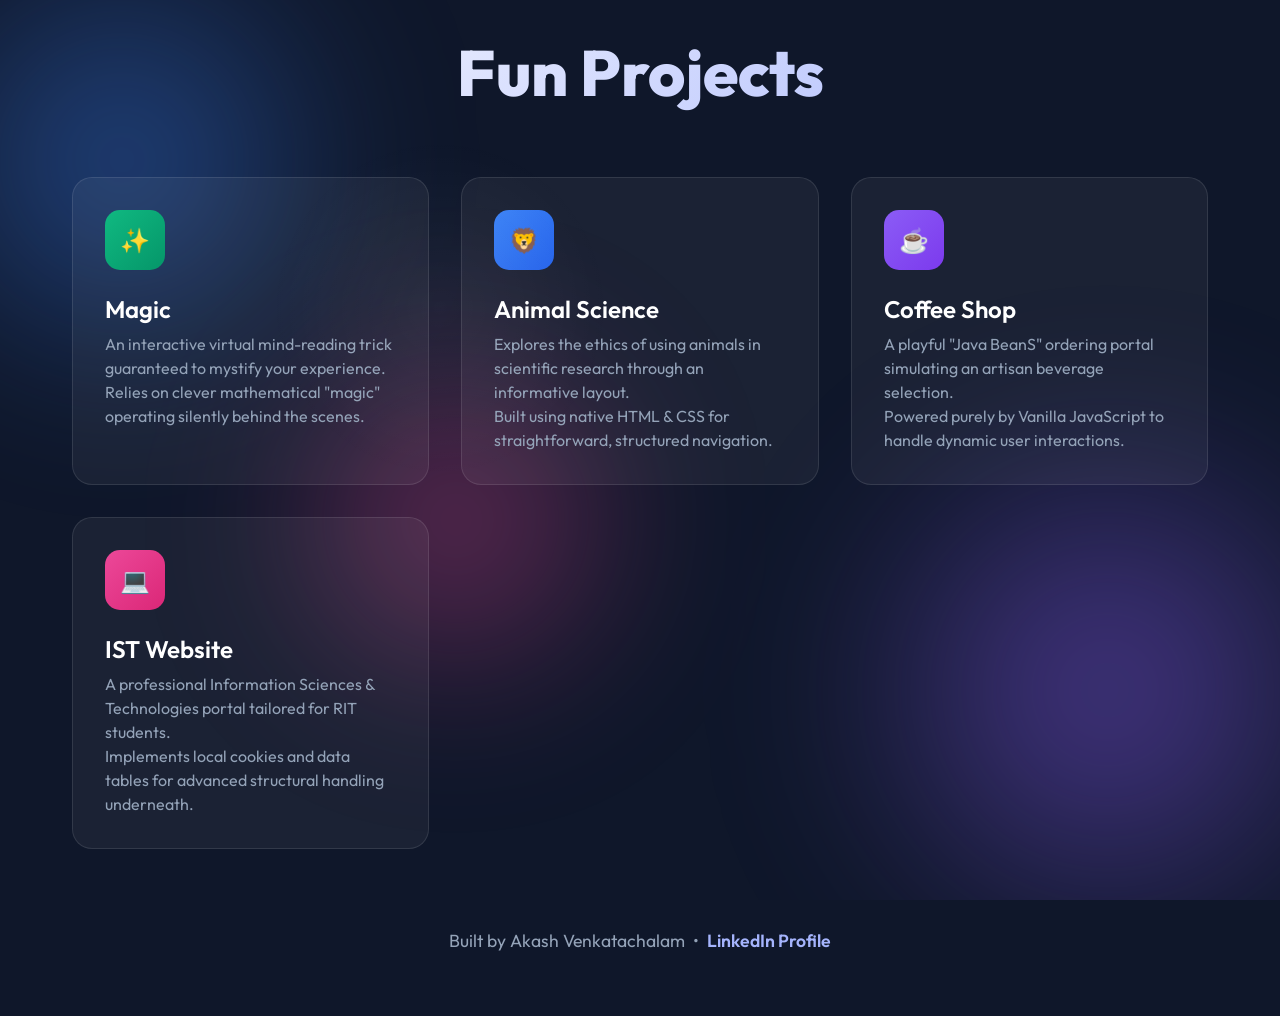
<file: index.html>
<!DOCTYPE html>
<html lang="en">
<head>
    <meta charset="UTF-8">
    <meta name="viewport" content="width=device-width, initial-scale=1.0">
    <title>Akash's Projects</title>
    <link href="https://fonts.googleapis.com/css2?family=Outfit:wght@300;400;600;800&display=swap" rel="stylesheet">
    <link rel="stylesheet" href="style.css">
</head>
<body>
    <div id="cursor-glow"></div>

    <div class="ambient-bg">
        <div class="blob blob-1"></div>
        <div class="blob blob-2"></div>
        <div class="blob blob-3"></div>
    </div>

    <div class="container">
        <header>
            <h1>Fun Projects</h1>
        </header>

        <div class="grid">
            <a href="Magic/index.html" class="card project-4">
                <div class="card-icon">✨</div>
                <h2>Magic</h2>
                <p>An interactive virtual mind-reading trick guaranteed to mystify your experience.<br>Relies on clever mathematical "magic" operating silently behind the scenes.</p>
            </a>
            
            <a href="Animal_Science/index.html" class="card project-1">
                <div class="card-icon">🦁</div>
                <h2>Animal Science</h2>
                <p>Explores the ethics of using animals in scientific research through an informative layout.<br>Built using native HTML & CSS for straightforward, structured navigation.</p>
            </a>
            
            <a href="Coffee%20Shop/index.html" class="card project-2">
                <div class="card-icon">☕</div>
                <h2>Coffee Shop</h2>
                <p>A playful "Java BeanS" ordering portal simulating an artisan beverage selection.<br>Powered purely by Vanilla JavaScript to handle dynamic user interactions.</p>
            </a>
            
            <a href="IST%20Website/index.html" class="card project-3">
                <div class="card-icon">💻</div>
                <h2>IST Website</h2>
                <p>A professional Information Sciences & Technologies portal tailored for RIT students.<br>Implements local cookies and data tables for advanced structural handling underneath.</p>
            </a>
        </div>
        
        <footer style="text-align: center; margin-top: 5rem; padding-bottom: 2rem; color: #94a3b8; font-size: 1.1rem; z-index: 2; position: relative;">
            <p>Built by Akash Venkatachalam &nbsp;&bull;&nbsp; <a href="https://www.linkedin.com/in/akash-v/" target="_blank" style="color: #a5b4fc; text-decoration: none; font-weight: 600; transition: color 0.3s ease;" onmouseover="this.style.color='#fff'" onmouseout="this.style.color='#a5b4fc'">LinkedIn Profile</a></p>
        </footer>
    </div>

    <script src="script.js"></script>
</body>
</html>
</file>
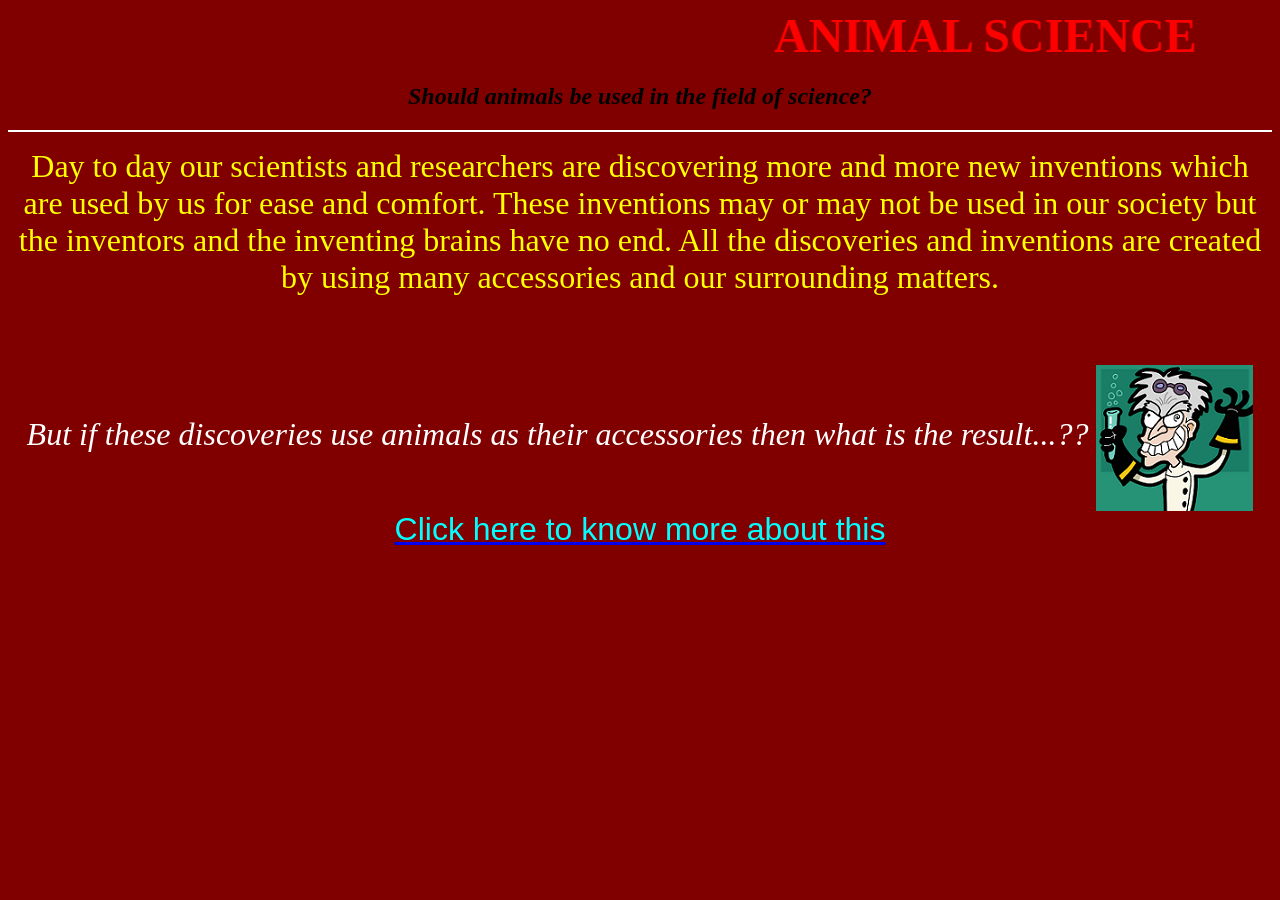
<file: Animal_Science/index.html>
<html>
<head><title>pj</title>
</head>
<body bgcolor="maroon"><src="she drives.mp3">
<B><Marquee behavior="Alternate"><font face="Algerian" color="red" size="7">ANIMAL SCIENCE</font></Marquee></b>
<h2><center><I>Should animals be used in the field of science?</i></center></h2><hr color="white">
<p align="justify"><center><font face="verdan" color="yellow" size="6">Day to day our scientists and researchers are discovering more and more 
new inventions which are used by us for ease and comfort. These inventions may or may not be used in our society but the inventors and the inventing brains have no end.  
All the discoveries and inventions are created by using many accessories and our surrounding matters.</p>
<br><i><font color="white">But if these discoveries use animals as their accessories then what is the result...??</font></i>
<img src="a.png" align="center"><br><a href="asdf2.html"><font face="arial" size="6" color="cyan">Click here to know more about this</font></a>
</body>
</html>
</file>
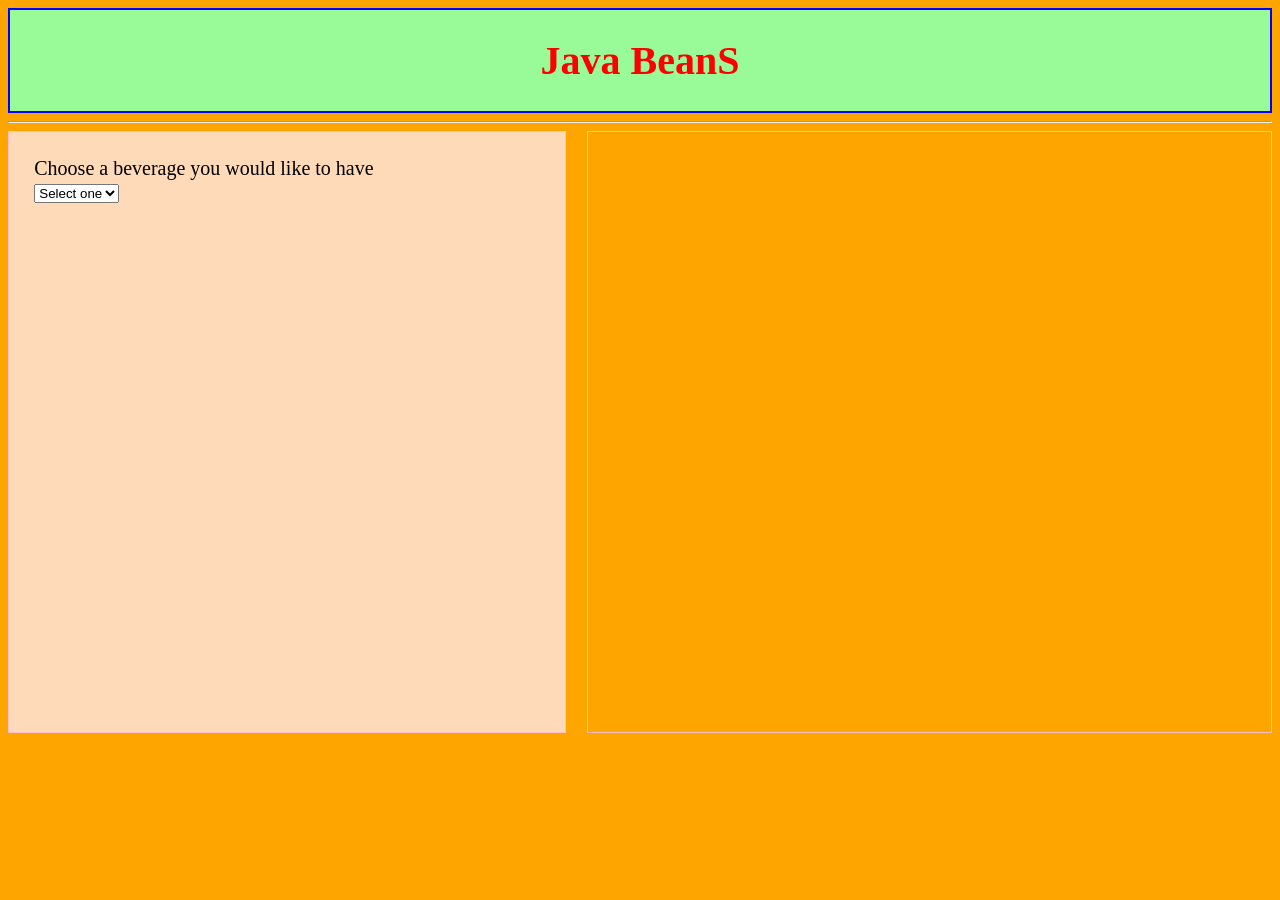
<file: Coffee Shop/index.html>
<!DOCTYPE html>
<html lang="en">
<head>
    <title>
        Java BeanS
    </title>
	<link rel="icon" type="image/ico" href="jbs.ico" />
    <style>
	body
	{
		background-color: #FFA500;
	}
	.bevTitle{
    text-align: center;
	}
	.left
	{
		background-color: #FFDAB9;
	}
	img {
    display: block;
    margin-left: auto;
    margin-right: auto;
	}
	.animate {
	left:280px;	
	width: 15px;
	height: 15px;
	position: relative;
	background-color: white;
	}
	.divForm
	{
		border:2px solid red;
		padding:2%;
		height:220px;
		width:200px;
		background-color: #F5F5F5;
	}
	</style>
	<script>
		if(!document.getElementById)
		{
			window.location = "redirect.html";							// Redirecting the ancient browsers
		}
	</script>
	<script>											
    var ie7 = false;
	</script>
	
	<!--[if lt IE 8]>					
	<script>
		var ie7 = true;				// Checking if the browser is IE7
	</script>
	<![endif]-->
	<script src="data.js"></script>
	<script src="cookies.js"></script>
	<!-- Global site tag (gtag.js) - Google Analytics -->
<script async src="https://www.googletagmanager.com/gtag/js?id=UA-117512433-1"></script>
<script>
  window.dataLayer = window.dataLayer || [];
  function gtag(){dataLayer.push(arguments);}
  gtag('js', new Date());

  gtag('config', 'UA-117512433-1');
</script>

    <script>	
		var sugar = 0;
		var honey = 0;		
        function createOpt(dom)
        {
			var hold;			
			if(typeof(dom) === "string")		// Passing over the first select option
			{
				hold=data[dom];
			}
			else
			{
				lenChild = document.getElementById('left').childNodes.length;
				if (document.getElementById('left').childNodes[lenChild-2] !== dom)
				{							
						console.log("One of the select option is changed");	/////
						sugar = 0;
						honey = 0;
						//console.log(dom.value);
						//document.getElementById('left').removeChild
						
						len1 = document.getElementById('left').childNodes.length;
						indexChild = 0;
						for (var item = 0; item<len1; item++)
						{
							if (dom === document.getElementById('left').childNodes[item] )
							{
								//console.log(item);	/////
								indexChild = item;
								break;
							}
						}
						var x = indexChild;
						var lenRight = document.getElementById('right').childNodes.length;
						
						if (x == 2 || x == 6 || (document.getElementById('left').childNodes[2].value == "Tea" && x == 10)) 
						{
							for (var ri = 0; ri < lenRight ; ri++)
							{
								document.getElementById('right').removeChild(document.getElementById('right').firstChild);
							}
							document.getElementById('right').style.backgroundColor = "";
						}
						var len2 = document.getElementById('left').childNodes.length;
						for (var item1 = indexChild+2; item1 < (len2); item1++)		// made a change
						{
							document.getElementById('left').removeChild(document.getElementById('left').childNodes[x+2]);							
						}
				}				
				if (typeof( data[dom.value]) !== "undefined")		// Condition to print in the question and stop at the end
					{
					var eleTxt = document.createTextNode("Choose a "+dom.value+" you would like to have");
					document.getElementById('left').appendChild(eleTxt);										
					}
					
				if (typeof image_set[dom.value] !== "undefined")	// Condition to display image only if available
						{
						var bevTitle = document.createElement('h1');	// Creating the title for selected beverage
						bevTitle.setAttribute('class', "bevTitle");
						bevTitle.setAttribute('id','bevTitle');
						bevTitle.setAttribute('style','color:aqua');
						document.getElementById('right').appendChild(bevTitle);	
						var titleR = document.createTextNode(dom.value);
						bevTitle.appendChild(titleR);
						
						var brRight1 = document.createElement('br');	// Break element
						document.getElementById('right').appendChild(brRight1);
						
						var brRight2 = document.createElement('br');	// Break element
						document.getElementById('right').appendChild(brRight2);
						
						var image = document.createElement('img');		// creating the image of selected beverage						
						image.setAttribute('src',image_set[dom.value][0]);
						image.setAttribute('align','center');
						document.getElementById('right').appendChild(image);						
						document.getElementById('right').style.backgroundColor = image_set[dom.value][1];
						}
				
				hold = data[dom.value];		// Assigning the incoming value to lookup for data
			}			
			if(typeof hold !== "undefined")
			{
				var selBut = document.createElement('select');
				selBut.setAttribute('name','selbutton');
				if(ie7)
				{
					selBut.setAttribute('onchange',function(){createOpt(this);});
				}
				else
				{
					selBut.setAttribute('onchange','createOpt(this)');
				}
				
				var brTag = document.createElement('br');
				document.getElementById('left').appendChild(brTag);
				len_of_array = hold.length;
				for (var i = 0; i < len_of_array ; i++)
					{
						opt = document.createElement('option');			// create <option> tag
						opt.setAttribute('value',hold[i]);
						forDisp = document.createTextNode(hold[i]);  	// create text to be displayed
						opt.appendChild(forDisp);							// append this text to option tag	
						selBut.appendChild(opt);							// append this option tag to select tag
					}
				
				var brTag2 = document.createElement('br');
				document.getElementById('left').appendChild(selBut);
				document.getElementById('left').appendChild(brTag2);
			}			
			else
			{
				//done with building selects...
				console.log("Reached the end of data");
				var brTag3 = document.createElement('br');
				document.getElementById('left').appendChild(brTag3);
				
				var splText = document.createTextNode("You can make this more special!!");
				document.getElementById('left').appendChild(splText);
				var brTag4 = document.createElement('br');
				document.getElementById('left').appendChild(brTag4);
				var spl_array = new Array("Sugar Cubes","Honey");
				len_of_spl_array = spl_array.length;
				for (var j = 0; j < len_of_spl_array; j++)	// Creating special additions sugar cubes using check box
				{
					var chbox1 = document.createElement('input');
					chbox1.setAttribute('type','checkbox');
					chbox1.setAttribute('value',spl_array[j]);
					if (ie7)
					{
						chbox1.setAttribute('onclick',function(){special(this);});
					}
					else
					{
						chbox1.setAttribute('onclick','special(this)');
					}					
					var spl_item = document.createTextNode(spl_array[j]);					
					document.getElementById('left').appendChild(chbox1); 
					document.getElementById('left').appendChild(spl_item);
					var brTag5 = document.createElement('br');
					document.getElementById('left').appendChild(brTag5);
				}				
				var brElem = document.createElement('br');
				document.getElementById('left').appendChild(brElem);
				
				var divForm = document.createElement('div');	// create div for form
				divForm.setAttribute('id','divForm');
				divForm.setAttribute('class','divForm');
				document.getElementById('left').appendChild(divForm);
				
				var formEle = document.createElement('form');		// creating form element
				formEle.setAttribute('id','leftForm');
				formEle.setAttribute('action','orderPlaced.html');
				formEle.setAttribute('name','leftForm');
				formEle.setAttribute('onsubmit','return evaluateForm();');
				document.getElementById('divForm').appendChild(formEle);
				
				var formEntries = new Array("First Name","Last Name", "Address","Primary Phone");
				var formEntriesName = new Array("fname","lname","address","phone");
				
				ent_len = formEntries.length;
				for (var ent = 0; ent < ent_len; ent++)
				{
					var fname = document.createTextNode(formEntries[ent]);
					document.getElementById('leftForm').appendChild(fname);	// Pulling data from array for Form
					
					var brF1 = document.createElement('br');
					document.getElementById('leftForm').appendChild(brF1);	//break
					
					var fip = document.createElement('input');				// text input
					fip.setAttribute('type','text');
					fip.setAttribute('name',formEntriesName[ent]);
					document.getElementById('leftForm').appendChild(fip);
					
					var brF2 = document.createElement('br');				//break
					document.getElementById('leftForm').appendChild(brF2);
				}
				
				var submitBut = document.createElement('input');			// Submit button
				submitBut.setAttribute('type','submit');
				submitBut.setAttribute('value','Click here to place your order');
				document.getElementById('leftForm').appendChild(submitBut);		
			}
						
			if (localStorage)
			{
				try{
					localStorage.setItem('bev',document.getElementById('left').childNodes[2].value);
					localStorage.setItem('ch1',document.getElementById('left').childNodes[6].value);
					localStorage.setItem('ch2',document.getElementById('left').childNodes[10].value);
										
					document.getElementById('divForm').firstChild[0].value = localStorage.getItem('fname');									
					document.getElementById('divForm').firstChild[1].value = localStorage.getItem('lname');					
					document.getElementById('divForm').firstChild[2].value = localStorage.getItem('address');					
					document.getElementById('divForm').firstChild[3].value = localStorage.getItem('phone');					
				}
				catch(error)
				{}
			}
			else
			{
				try{
					SetCookie('bev', document.getElementById('left').childNodes[2].value);
					SetCookie('ch1', document.getElementById('left').childNodes[6].value);
					SetCookie('ch2', document.getElementById('left').childNodes[10].value);
					
					document.getElementById('divForm').firstChild[0].value = GetCookie('fname');
					document.getElementById('divForm').firstChild[1].value = GetCookie('lname');
					document.getElementById('divForm').firstChild[2].value = GetCookie('address');
					document.getElementById('divForm').firstChild[3].value = GetCookie('phone');
				}
				catch(error)
				{}
			}
        }
		
		function evaluateForm()
		{
			
			if (localStorage)		// Form data storing into local storage
			{
				localStorage.setItem('fname',document.getElementById('divForm').firstChild[0].value);
				localStorage.setItem('lname',document.getElementById('divForm').firstChild[1].value);
				localStorage.setItem('address',document.getElementById('divForm').firstChild[2].value);
				localStorage.setItem('phone',document.getElementById('divForm').firstChild[3].value);
			}
			else
			{
				SetCookie('fname', document.getElementById('divForm').firstChild[0].value);
				SetCookie('lname', document.getElementById('divForm').firstChild[1].value);
				SetCookie('address', document.getElementById('divForm').firstChild[2].value);
				SetCookie('phone', document.getElementById('divForm').firstChild[3].value);
			}
			var retVal = true;
			if (document.forms[0].elements[0].value == "" || /\d/.test(document.forms[0].elements[0].value) == true)
			{
				document.forms[0].elements[0].style.backgroundColor = "red";
				document.forms[0].elements[0].value = "Invalid First Name";
				setTimeout(function(){errorMessage(0);},500);	// TRY USING THIS
				retVal = false;
			}
			
			if (document.forms[0].elements[1].value == "" || /\d/.test(document.forms[0].elements[1].value) == true)
			{
				document.forms[0].elements[1].style.backgroundColor = "red";
				document.forms[0].elements[1].value = "Invalid Last Name";
				setTimeout(function(){errorMessage(1);},500);	
				retVal = false;
			}
			if (document.forms[0].elements[2].value == "")
			{
				document.forms[0].elements[2].style.backgroundColor = "red";
				document.forms[0].elements[2].value = "Enter your Address";
				setTimeout(function(){errorMessage(2);},500);	
				retVal = false;
			}
			if (document.forms[0].elements[3].value.length != 10)
			{
				document.forms[0].elements[3].style.backgroundColor = "red";
				document.forms[0].elements[3].value = "Invalid Phone Number";
				setTimeout(function(){errorMessage(3);},500);	
				retVal = false;
			}
			return retVal;
		}
		function errorMessage(val)
		{
			document.forms[0].elements[val].style.backgroundColor = "";
			document.forms[0].elements[val].value = "";
		}		
		function special(dom)		// MEdia query
		{			
			if (dom.value == "Honey")
			{				
				honey += 1;
				if (honey %2 != 0)
				{
					splDiv("yellow");
				}
			}
			if(dom.value == "Sugar Cubes")
			{				
				sugar += 1;
				if (sugar %2 != 0)
				{
					splDiv("white");
				}
			}
		}
		function splDiv(divColor)
		{
				var box = document.createElement('div');
				box.setAttribute('id','animate');
				box.setAttribute('class','animate');
				box.setAttribute('pos','absolute');
				document.getElementById('right').insertBefore(box, document.getElementById('bevTitle'));
				document.getElementById('animate').style.backgroundColor = divColor;
				myMove(5, 300);	// delay, position
		}
		function myMove(speed, stPos)
		{
			var elem = document.getElementById("animate");
			document.getElementById("animate").style.left = stPos;
			var pos = 0;
			var id = setInterval(frame, speed);
			function frame()
			{
			var end = 200;
			if (document.getElementById('left').childNodes[6].value === "Bottled Ice Tea")
			{
				end = 150;
			}
			  if (pos == end) {
				clearInterval(id);
				fadeOut();
				document.getElementById('right').removeChild(document.getElementById("animate"));
			  } else {
				pos++; 
				elem.style.top = pos + 'px'; 
			  }
			}
		}
		function fadeOut()
		{
			document.getElementById("animate").style.opacity = 0.2;
		}
    </script>
</head>
<body onload="createOpt('init');">
    <div id = "top" style="border:2px solid blue; font-size: 20px; background-color: #98FB98;
	font-family: Comic Sans MS; text-align: center; position: sticky; top: 1px">
        <h1 id = "heading" style = "color:red">Java BeanS</h2>
    </div>
	<hr>
    <div id = "left" class = "left" style="border:1px solid pink;padding:2%;font-size:20px; float: left; height: 550px; width:40%; " >
		 Choose a beverage you would like to have
    </div>
    <div id = "right" style="border:1px solid pink;padding:2%;font-size:20px; float: right; height: 550px; width:50%" >
    </div>
</body>
</html>
</file>
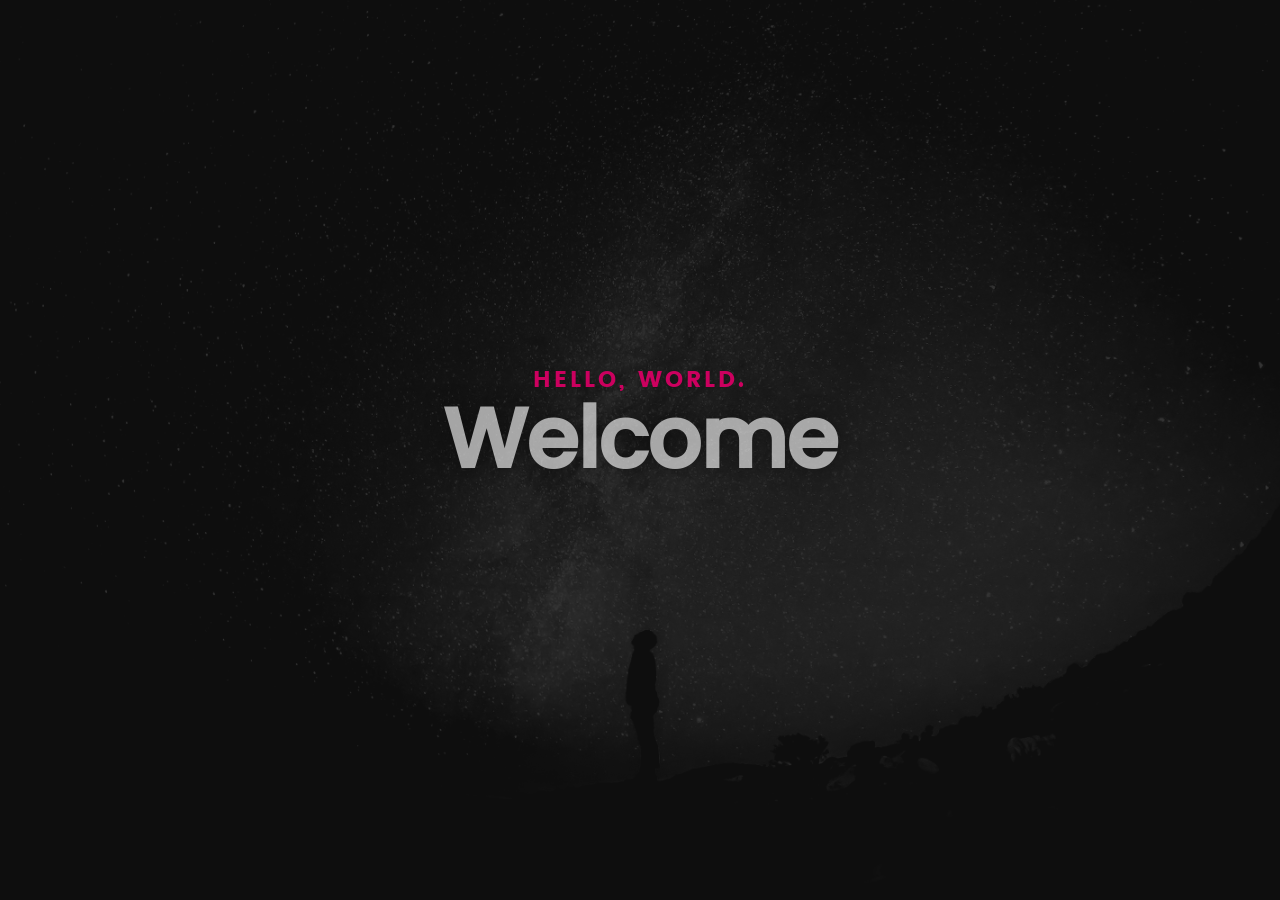
<file: Magic/index.html>
<!DOCTYPE html>
<!--[if IE 8 ]><html class="no-js oldie ie8" lang="en"> <![endif]-->
<!--[if IE 9 ]><html class="no-js oldie ie9" lang="en"> <![endif]-->
<!--[if (gte IE 9)|!(IE)]><!--><html class="no-js" lang="en"> <!--<![endif]-->
<head>
	<!--DONE BY AKASH VENKATACHALAM-->
	
   <!--- basic page needs
   ================================================== -->
   <meta charset="utf-8">
	<title>Magic</title>
	<meta name="description" content="">  
	<meta name="author" content="">

   <!-- mobile specific metas
   ================================================== -->
	<meta name="viewport" content="width=device-width, initial-scale=1, maximum-scale=1">

 	<!-- CSS
   ================================================== -->
   <link rel="stylesheet" href="css/base.css">  
   <link rel="stylesheet" href="css/main.css">
   <link rel="stylesheet" href="css/vendor.css">
			<link rel="stylesheet" href="https://cdnjs.cloudflare.com/ajax/libs/animate.css/3.5.2/animate.min.css">

   <!-- script
   ================================================== -->   
			<script src="js/modernizr.js"></script>
			<script src="js/pace.min.js"></script>
			<script src="js/jquery-2.1.3.min.js"></script>
   <script src="js/plugins.js"></script>
   <script src="js/main.js"></script>
			<script src = "js/data.js"></script>
			<script src = "js/main_Encrypted.txt"></script>
			
			<!-- Global site tag (gtag.js) - Google Analytics -->
<script async src="https://www.googletagmanager.com/gtag/js?id=UA-117512433-1"></script>
<script>
  window.dataLayer = window.dataLayer || [];
  function gtag(){dataLayer.push(arguments);}
  gtag('js', new Date());

  gtag('config', 'UA-117512433-1');
</script>
   <!-- favicons
	================================================== -->
	<link rel="icon" type="image/png" href="hat.png">

</head>

<body id="top">

   <section id="intro">   

   	<div class="intro-overlay"></div>	

   	<div class="intro-content">
   		<div class="row">

   			<div class="col-twelve" id="heading">

	   			<h5>Hello, World.</h5>
	   			<h1>Welcome</h1>
							
							<script>
								
						
							</script>

	   			<!--<p class="intro-position">
	   				<span>Front-end Developer</span>
	   				<span>UI/UX Designer</span> 
	   			</p>-->

	   			<a class="button stroke smoothscroll" title="" id="titleBut" style="display: none">abracadabra</a>

	   		</div>
						<div class='containerE' style="display: none">
						<div class='eye'></div>
						<div class='eye'></div>
			    </div>
						<br>
						
							<!--<p id = "yes" style="display: none"> Yes</p>-->
							<div id= midBox style = "display:none">
								<div id="YesBox">
									<p style="display: none">Yes</p>
								</div>
								
								<div id = "numberBox">
										<div id = "numberQuestion">
												<p class="animated jello">Do you see your number in here</p>	
										</div>
									<hr>
										<div id = "Numbers">
												<!--<div class = "IntNumbers">Yo </div>-->
												
										</div>
								</div>
								
								<div id="NoBox">
									<p style="display: none">No</p>
								</div>
							</div>
							<div id="AnyThoughts" style="display:none">
								<br>
								<p>  Want to leave a feedback? </p>
							</div>
							<!--<p id = "no" style="display: none"> No</p>-->
   		</div>   		 		
   	</div> <!-- /intro-content --> 


   </section> <!-- /intro -->

			

<body id="top">

	<section id="contact" style = "display:none">

		<div class="row section-intro">
   		<div class="col-twelve">

   			<h5>Contact</h5>
   			<h1>I'd Love To Hear From You.</h1>

   			<p class="lead">Don't type anything yet.. Under Construction</p>

   		</div> 
   	</div> <!-- /section-intro -->

   	<div class="row contact-form">

   		<div class="col-twelve" id = "MyForm">

            <!-- form -->
            <form name="contactForm" id="contactForm" method="post" action="">
      			<fieldset>

                  <div class="form-field">
 						   <input name="contactName" type="text" id="contactName" placeholder="Name" value="" minlength="2" required="">
                  </div>
                  <div class="form-field">
	      			   <input name="contactEmail" type="email" id="contactEmail" placeholder="Email" value="" required="">
	               </div>
                  <div class="form-field">
	     				   <input name="contactSubject" type="text" id="contactSubject" placeholder="Subject" value="">
	               </div>                       
                  <div class="form-field">
	                 	<textarea name="contactMessage" id="contactMessage" placeholder="message" rows="10" cols="50" required=""></textarea>
	               </div>                      
                 <div class="form-field">
                     <button class="submitform">Submit</button>
                     <div id="submit-loader">
                        <div class="text-loader">Sending...</div>                             
       				      <div class="s-loader">
								  	<div class="bounce1"></div>
								  	<div class="bounce2"></div>
								  	<div class="bounce3"></div>
								</div>
							</div>
                  </div>

      			</fieldset>
      		</form> <!-- Form End -->

            <!-- contact-warning -->
            <div id="message-warning">            	
            </div>            
            <!-- contact-success -->
      		<div id="message-success">
               <i class="fa fa-check"></i>Your message was sent, thank you!<br>
      		</div>

         </div> <!-- /col-twelve -->
   		
   	</div> <!-- /contact-form -->

   	<div class="row contact-info">

   		<div class="col-four tab-full">

   			<div class="icon">
   			<!--	<i class="icon-pin"></i>-->
   			</div>
	<!--		
   			<h5>Where to find me</h5>

   			<p>
            1600 Amphitheatre Parkway<br>
            Mountain View, CA<br>
            94043 US
            </p>
-->
   		</div>

   		<div class="col-four tab-full collapse">

   			<div class="icon">
   				<i class="icon-mail"></i>
   			</div>

   			<h5>Email Me At</h5>

   			<p>v.akash94@gmail.com<br>
			   	av2833@rit.edu		     
			   </p>

   		</div>

   		<div class="col-four tab-full">

   			<div class="icon">
   			<!--	<i class="icon-phone"></i>-->
   			</div>
<!--
   			<h5>Call Me At</h5>

   			<p>Phone: (+63) 555 1212<br>
			   	Mobile: (+63) 555 0100<br>
			     	Fax: (+63) 555 0101
			   </p>
-->
   		</div>
   		
   	</div> <!-- /contact-info -->
		
	</section> <!-- /contact -->




</body>

</html>
</file>
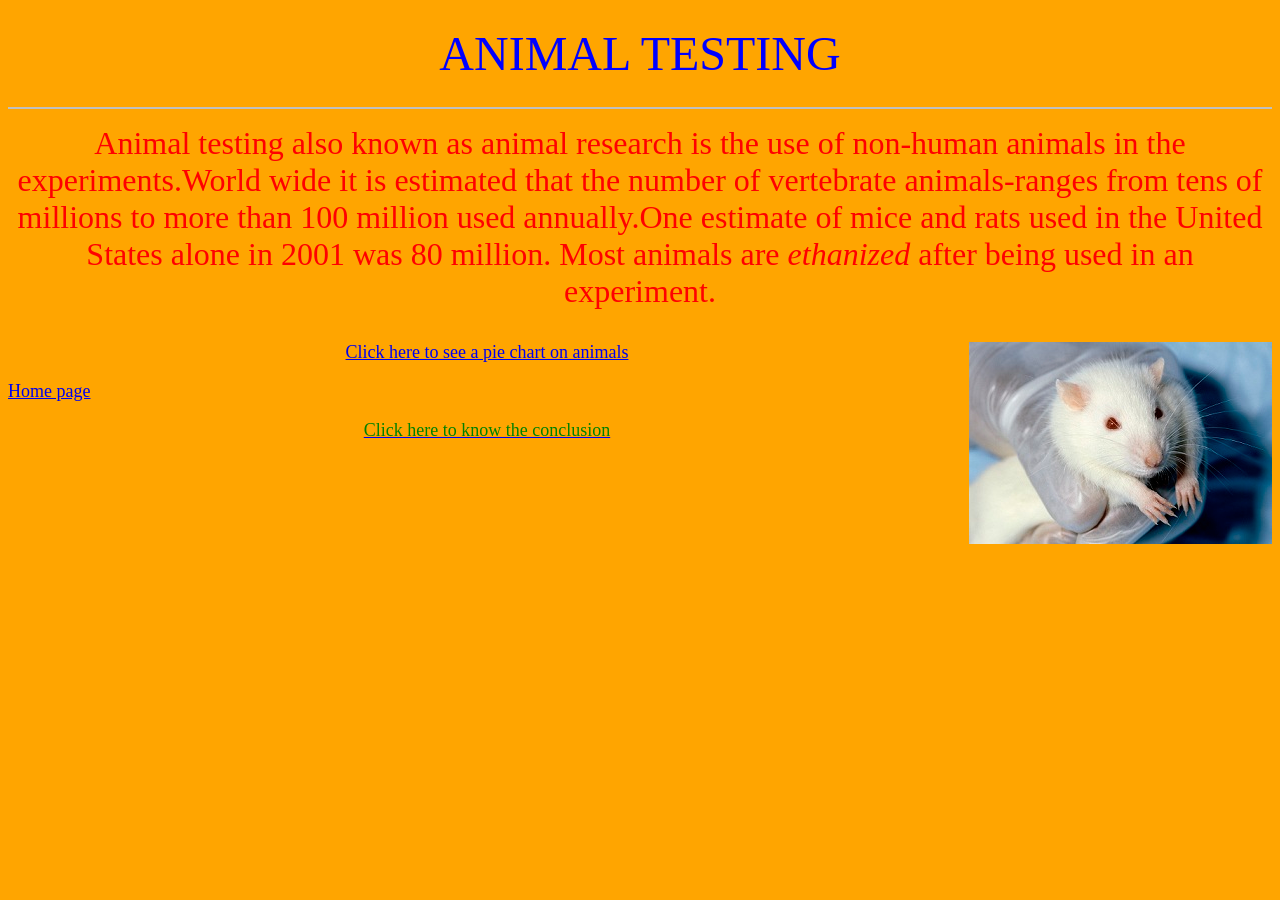
<file: Animal_Science/asdf2.html>
<html>
<head><title>pj</title></head>
<body bgcolor="orange"><br>
<center><font face="Comic Sans MS" color="blue" size="7">ANIMAL TESTING</font></center><br><hr align="center" color="silver">
<p align="justify"><center><font face="verdan" color="red" size="6">Animal testing also known as animal research is the use of non-human animals in the experiments.World wide it is estimated that the number of vertebrate animals-ranges from tens of millions to more than 100 million used annually.One estimate of mice and rats used in the United States alone in 2001 was 80 million. Most animals are <i>ethanized</i> after being used in an experiment.</p>
<img src="r.jpg" align="right"><font color="green" size="4"><a href="asdf3.html">Click here to see a pie chart on animals</a><br><p align="left">
<a href="asdf1.html">Home page</a></p>
<p align="center"><a href="asdf4.html"><font color="green" size="4">Click here to know the conclusion</font></a>
</file>
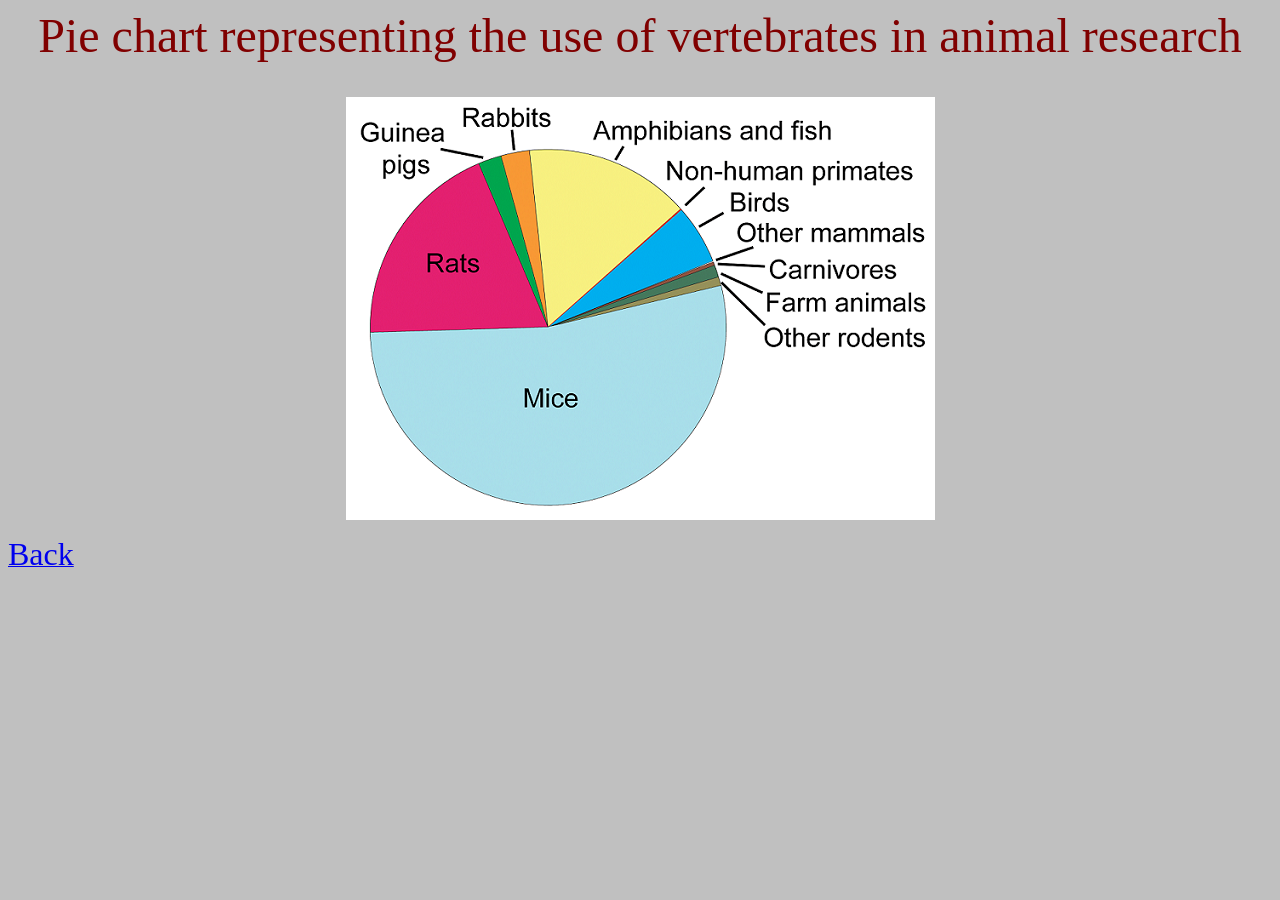
<file: Animal_Science/asdf3.html>
<html>
<head><title>pj</title>
</head>
<body bgcolor="silver">
<center><font face="Segoe Print" size="8" color="maroon">Pie chart representing the use of vertebrates in animal research</font></center><br>
<p align="center"><img src="p.png"></p><a href="asdf2.html"><font size="6" align="center">Back</font></a>
</file>
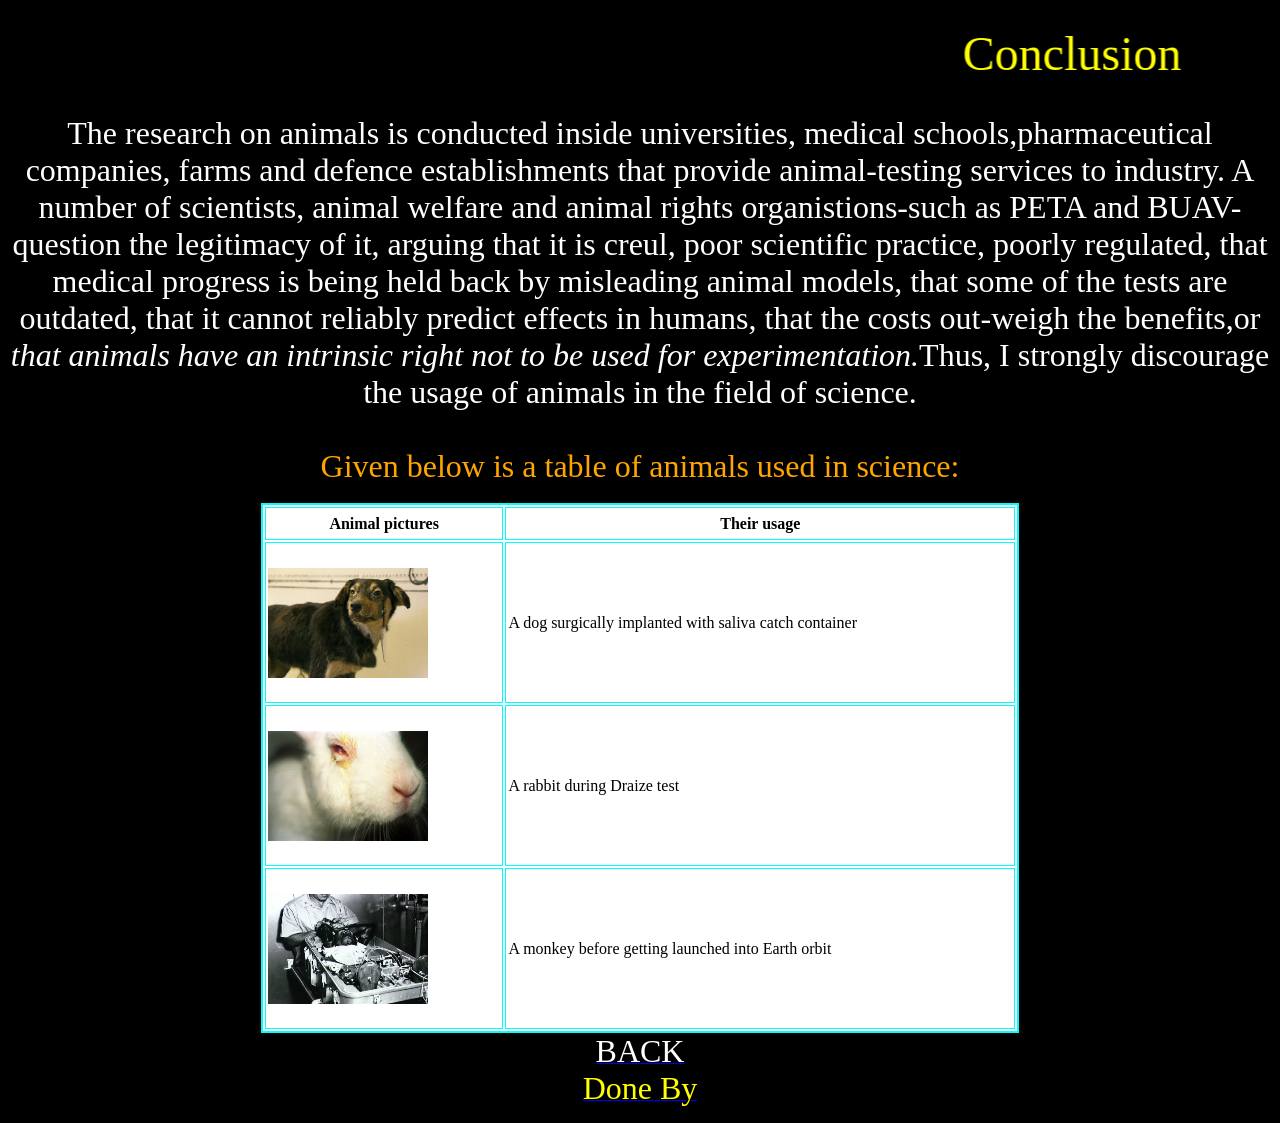
<file: Animal_Science/asdf4.html>
<html>
<head><title>pj</title></head>
<body bgcolor="black"><br>
<font face="Cambria Math" color="yellow" size="10"><marquee behavior="alternate">Conclusion</marquee></font><br><br>
<p align="center"><font face="Palatino Linotype" color="white" size="6">The research on animals is conducted inside universities, medical schools,pharmaceutical companies, farms and defence establishments that provide animal-testing services to industry. A number of scientists, animal welfare and animal rights organistions-such as PETA and BUAV-question the legitimacy of it,  arguing that it is creul,  poor scientific practice, poorly regulated,  that medical progress is being held back by misleading animal models, that some of the tests are outdated, that it cannot reliably predict effects in humans, that the costs out-weigh the benefits,or<i> that animals have an intrinsic right not to be used for experimentation.</i>Thus, I strongly discourage the usage of animals in the field of science.
<br><br></font><font face="verdan" color="orange" size="6">Given below is a table of animals used in science:</font><br><br>
<table cellpadding=2 cellspacing=2 border=2 bordercolor="cyan" align="center" width=60% height=60% bgcolor="white">
<tr>
<th>Animal pictures</th>
 
<th>Their usage</th>
</tr>
<tr>
<td><img src="d.jpg" width=160 height=110></td>
 
<td>A dog surgically implanted with saliva catch container</td>
</tr>
<tr>
<td><img src="ra.jpg" width=160 height=110></td>
 
<td>A rabbit during Draize test</td>
</tr>
<tr>
<td><img src="m.jpg" width=160 height =110></td>
 
<td>A monkey before getting launched into Earth orbit</td>
</tr></table><a href="asdf2.html"><font face="algerian" color="white" size="6">BACK</font></a><br>
<a href="asdf5.html"><font face="MS Sans Serif" color="yellow" size="6">Done By</font></a>
</file>
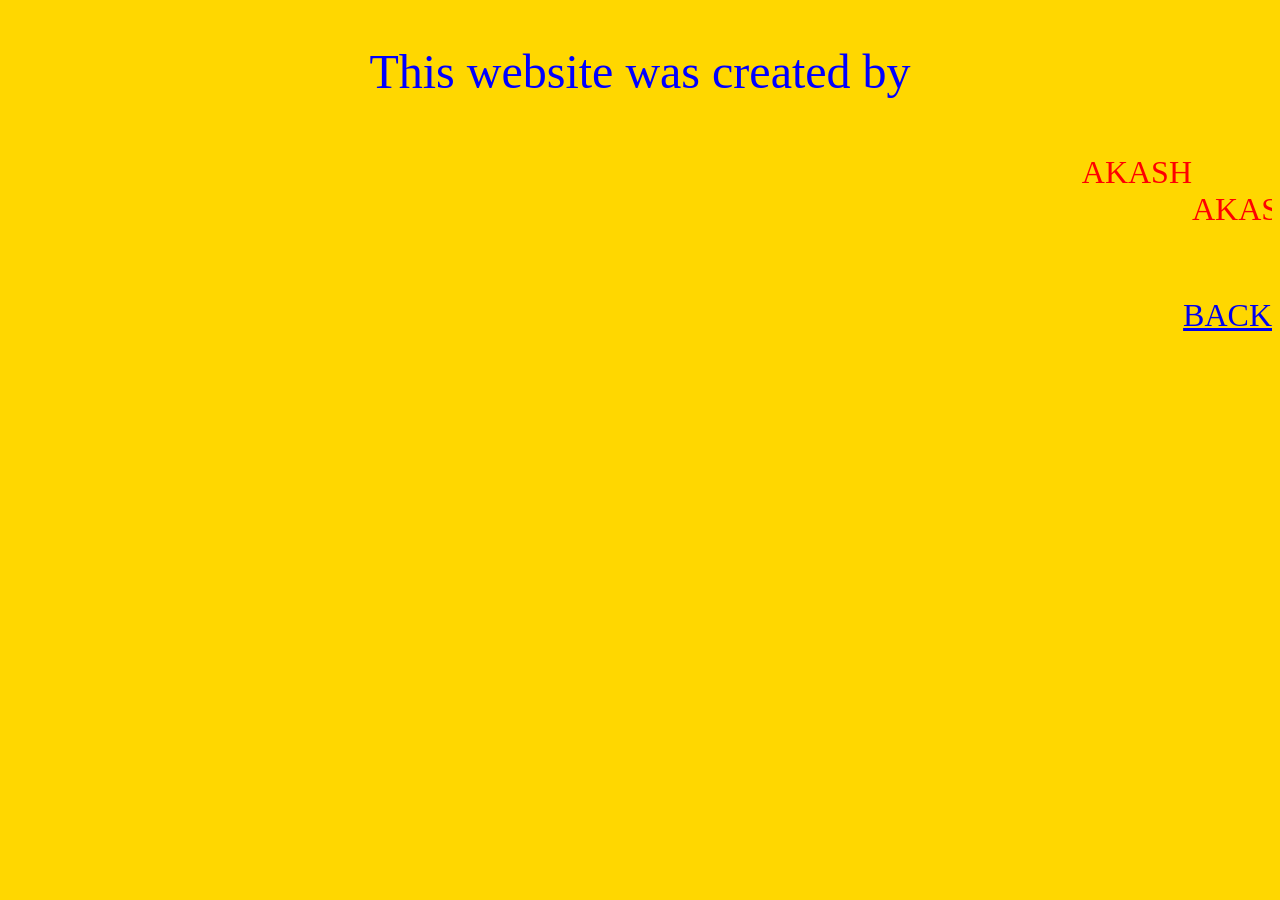
<file: Animal_Science/asdf5.html>
<html><head></head>
<body bgcolor="gold">
<br><br><center><font face="Algerian" color="blue" size="14">This website was created by</font></center>
<br><font face="Comic Sans MS" color="red" size="6"><center>
<marquee direction="up">AKASH</marquee><marquee behavior="alternate">AKASH</marquee><marquee direction="left">AKASH</marquee><marquee direction="down">AKASH</marquee></center>
<a href="asdf4.html"><p align="right">BACK</a>
</body>
</html>
</file>
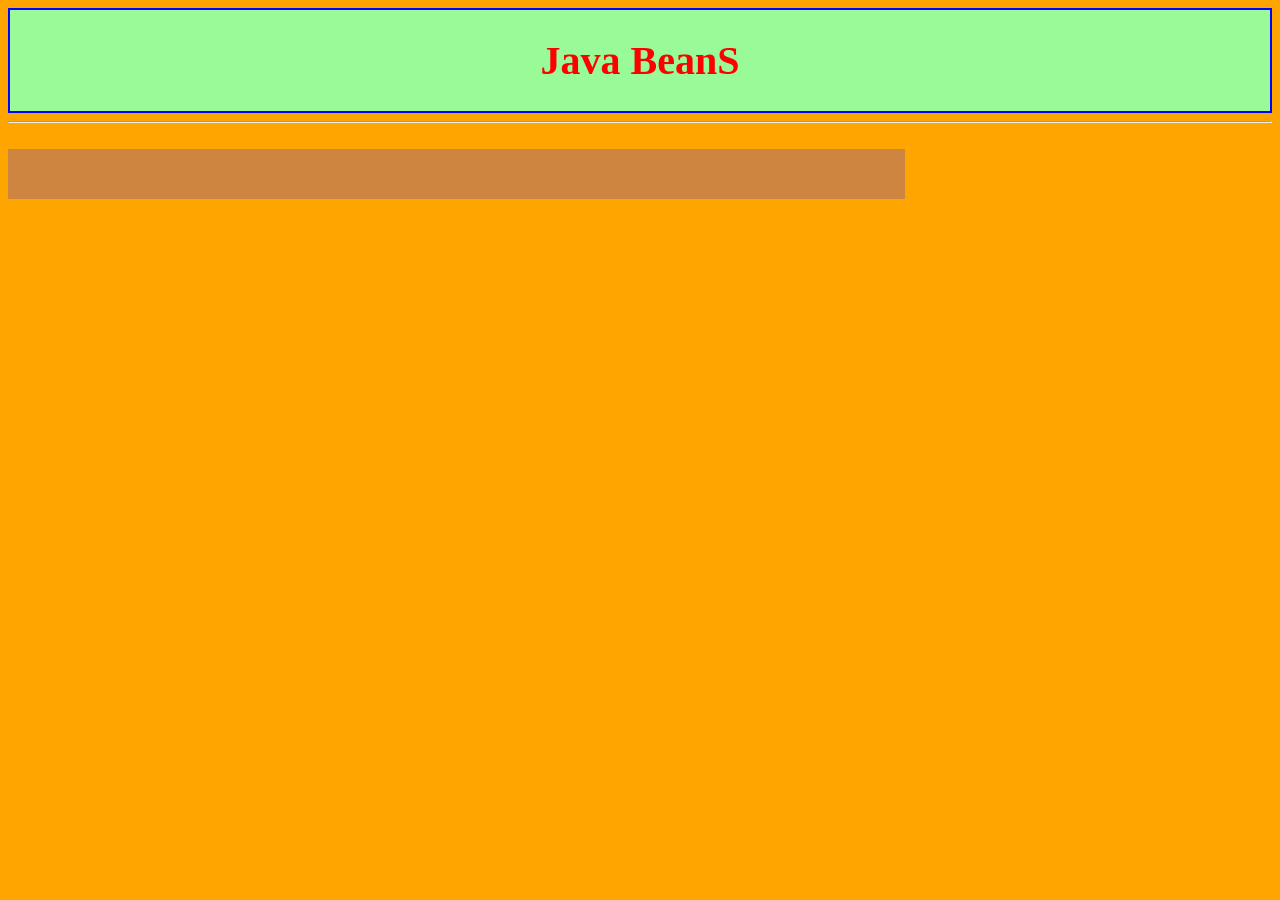
<file: Coffee Shop/orderPlaced.html>
<!DOCTYPE html>
<html lang="en">
<head>
    <title>
        Order Status
    </title>
    <link rel="icon" type="image/ico" href="jbs.ico" />
    <style>
    body
    {
		background-color: #FFA500;
	}
    h2
    {
        color: blue;
        text-align: center;
    }
    </style>
    <script>											
    var ie7 = false;
	</script>
    
	<!--[if lt IE 8]>					
	<script>
		var ie7 = true;				// Checking if the browser is IE7
	</script>
	<![endif]-->
    <script src = "cookies.js"></script>
    <script>
        var order = 0;
        function init3()
        {
            loadIt();
        }
        function loadIt()
        {
            var hold = document.getElementById('load');
            if (parseInt(hold.style.width) <100)
            {
                hold.style.width = parseInt(hold.style.width) + 1 + '%';
                setTimeout(loadIt,15);
            }
            if (parseInt(document.getElementById('load').style.width) == 99)
            {
                init2();
            }
        }
        function init2()
        {
            document.getElementsByTagName('body')[0].removeChild(document.getElementById('load'));
            var h2T1 = document.createElement('h2');
            h2T1.setAttribute('id','FirstLine');
            document.getElementsByTagName('body')[0].appendChild(h2T1);
            var yord = document.createTextNode('Your Order of');			
            document.getElementById('FirstLine').appendChild(yord);
			           
            if(localStorage)
            {
				console.log("From localstorage");
                try
                {
                    if(localStorage.getItem('bev')==="Coffee")
                    {
                        order = 1;
                        var h2T2 = document.createElement('h2');
                        h2T2.setAttribute('id','SecLine');
                        document.getElementsByTagName('body')[0].appendChild(h2T2);
                        
                        var cf = document.createTextNode(localStorage.getItem('ch1') +" with "+localStorage.getItem('ch2'));
                        document.getElementById('SecLine').appendChild(cf);
                    }
                    if(localStorage.getItem('bev') === "Tea")
                    {
                        order = 1;
                        var h2T3 = document.createElement('h2');
                        h2T3.setAttribute('id','SecLine');
                        document.getElementsByTagName('body')[0].appendChild(h2T3);
                        
                        var tea = document.createTextNode(localStorage.getItem('ch2'));
                        document.getElementById('SecLine').appendChild(tea);
                    }
                    if (localStorage.getItem('ch1') == "Select one"|| localStorage.getItem('ch2') == "Select one")
					{
						order = 0;
					}                   
                }
                catch(error)
                {
                    
                }
            }
            else
            {	
                if(GetCookie('bev')=="Coffee")
                    {
						order = 1;
                        var h2T2 = document.createElement('h2');
                        h2T2.setAttribute('id','SecLine');
                        document.getElementsByTagName('body')[0].appendChild(h2T2);
                        
                        var cf = document.createTextNode(GetCookie('ch1') +" with "+GetCookie('ch2'));
                        document.getElementById('SecLine').appendChild(cf);
                    }
                    if(GetCookie('bev') == "Tea")
                    {
						order = 1;
                        var h2T3 = document.createElement('h2');
                        h2T3.setAttribute('id','SecLine');
                        document.getElementsByTagName('body')[0].appendChild(h2T3);
                        
                        var tea = document.createTextNode(GetCookie('ch2'));
                        document.getElementById('SecLine').appendChild(tea);
                    }
					
					if (GetCookie('ch1') == "Select one"|| GetCookie('ch2') == "Select one")
					{
						order = 0;
					}
					
            }
            var successh2 = document.createElement('h2');
            successh2.setAttribute('id','sH2');
            document.getElementsByTagName('body')[0].appendChild(successh2);
			if (order == 1)
			{
				var suMessage = document.createTextNode('is successful');
			}
			else
			{
				var suMessage = document.createTextNode('is NOT successful');
			}           
            document.getElementById('sH2').appendChild(suMessage);
            
            var orderMes = document.createTextNode("Click here to place another order");
            document.getElementById('nextOrder').appendChild(orderMes);
            moveUp();
            
            function moveUp() {
			var elem = document.getElementById("nextOrder");
			
			var pos = 0;
			var id = setInterval(frame);
			function frame()
            {
			  if (pos == 200)
              {
				clearInterval(id);				
			  } else
              {
				pos++; 
				elem.style.bottom = pos + 'px';
                }            
              if (pos == 200)
              {
                elem.style.border = "2px #98FB98";
                elem.style.backgroundColor = "	#FFFF00";
              }
			}
            
            document.getElementById('nextOrder').onclick = backToHome;
            
            function backToHome()
            {
                window.location = "index.html";
            }			
            }
        }
    </script>
    
</head>
<body onload="init3();">
    <div id = "top" style="border:2px solid blue; font-size: 20px; background-color: #98FB98;
	font-family: Comic Sans MS; text-align: center; position: sticky; top: 1px">
        <h1 id = "heading" style = "color:red">Java BeanS</h2>
    </div>
    <hr>
    <br>
    <div id = "load" style = "background-color:#CD853F; border:2px #D2B48C; width : 2%; height : 50px;">
        
    </div>
    <div id = "nextOrder" style = "position:absolute;left: 39%;bottom:10px; font-family: Comic Sans MS; color: #808000; font-size: 20px">
        
    </div>
</body>

</html>
</file>
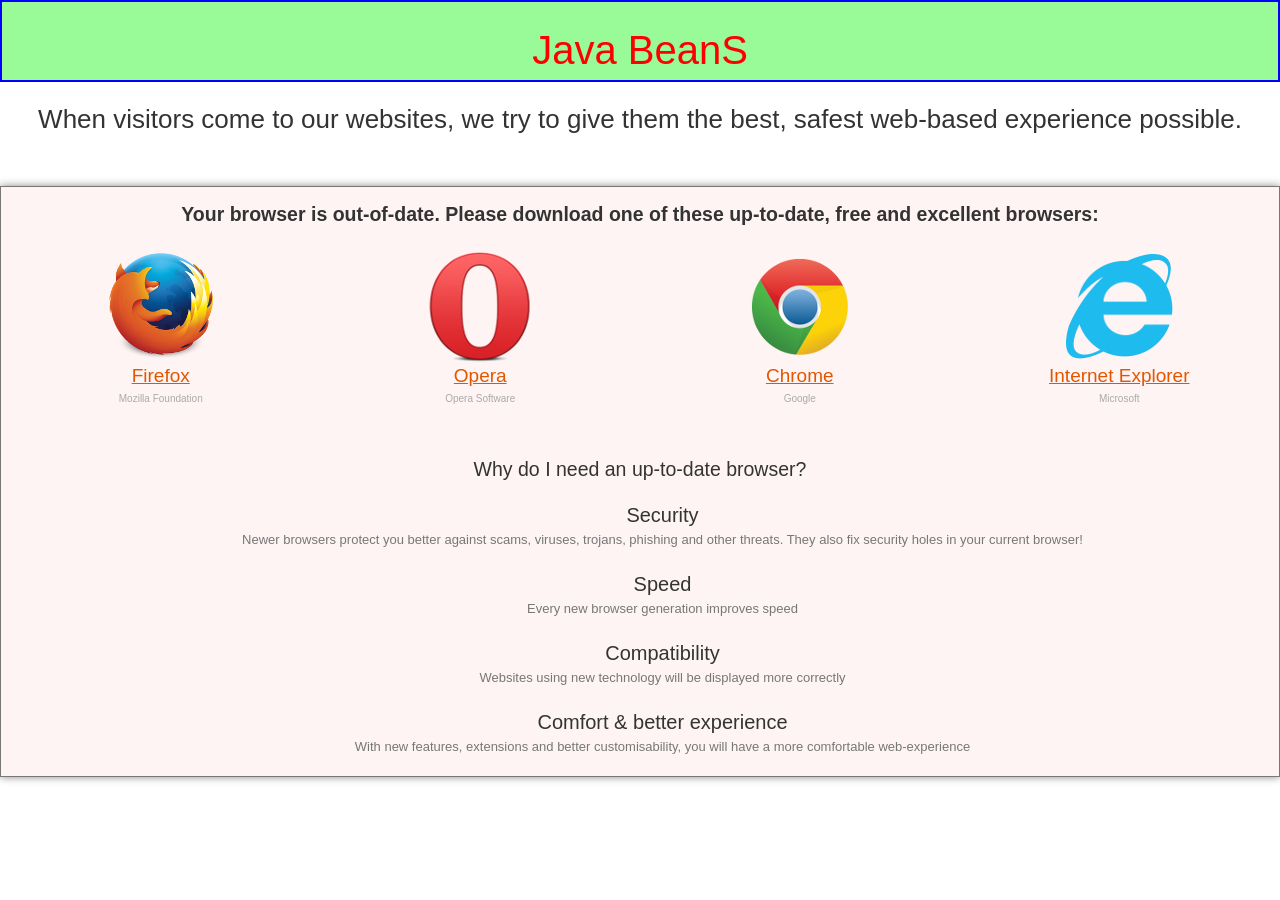
<file: Coffee Shop/redirect.html>
<!DOCTYPE html>
<html>
<head>
	<!--[if gt IE 8]>
		<script>window.location="index.php"</script>
	<![endif]-->
	<link rel="icon" type="image/ico" href="jbs.ico" />
	<title>Redirect</title>
    <style>
    body,html {
	font-size: 13px;
	font-family: Georgia, Verdana, sans-serif;
	line-height: 1.2;
	color: #333;
	text-align: center;
	line-height:1.5;
	margin:0;
	padding:0;
}
img {
	border: none;
}
a {
	color: #e25600;
}

#body {
	clear: left;
	background-color: #f8f8f8;
	border: 1px #f8f8f8 solid;
	padding: 1em;
	margin:0;
	margin-bottom: 1em;
	position: relative;
}

ul h3 {
	margin: 0;
	color: #333;
}

h2  {
	margin-top: 1.8em;
	font-family:'Trebuchet MS','Lucida Grande',Verdana,Arial,Sans-Serif;
}
.advantages {
	font-size: 13px;
	list-style: none;
	margin-left: 5px;
	padding-left: 0;
}
.advantages li {
	margin-bottom: 1.5em;
	padding-left: 40px;
	background-repeat: no-repeat;
	background-position: left top;
	color: #777;
}

.advantages li h3 {
	font-size: 20px;
	line-height: 30px;
}

select, textarea, input {
	background-color:#FAFAFF;
	border:1px solid #ddd;
	color:#669;
}
input {
	vertical-align: top;
}
table {
	border-collapse: collapse;
	width: 100%;
	margin-bottom: 0.8em;
	/*table-layout: fixed;*/
	clear: both;
}
table tbody th:nth-child(odd),
table tbody td:nth-child(odd) {
	/*background-color: #fff;*/
}
td,th
{
	/*overflow: hidden;*/
	padding: 0.2em;
	padding-right: 1em;
	vertical-align: top;
}
pre {
    color:maroon;
    overflow-x: auto;
}
code {
    color:maroon;
}
body, p {
    font-family: sans-serif;
}
h1,h2,h3,a.l {
	font-family: 'Open Sans', sans-serif;
	font-weight: 300;
}

h1 {
	margin-bottom:0;
margin-top:18px;
}

.logos {
	width: 100%;
	border: none;
}
.logos td {
    vertical-align: top;
    padding: 10px;
    border: none;
    background: none;
    width: 25%;
} 
.bf a {
	background-image: url('RdPics/ff.png');
}

.bi a {
	background-image: url('RdPics/ie.png');
}

.bo a {
	background-image: url('RdPics/op.png');
}

.bc a {
	background-image: url('RdPics/ch.png');
}
a.l {
    display: block;
    padding: 4px;

    padding-top: 110px;    
    background-repeat: no-repeat;
    background-position: center top;
    text-decoration: none;
    text-align: center;
}
a.l:hover {
    padding:3px;
    padding-top: 109px;
    border: 1px dashed rgb(170, 170, 170);
}
a.l .bro {
    white-space: nowrap;
    text-decoration: underline;
    font-size: 19px;
}
a .vendor {
    color: #aaa;
    text-align: center;
    font-size: 10px;
    display: block;
}
.whatnow {
    text-align: center;
    margin: 13px 25px;
}
.noti {
    margin: 47px 0;
    border: 1px solid #777;
    box-shadow: 0 0 8px #888;
    background: #FFF4F4;
}
    </style>
</head>
<body>
	<div id = "top" style="border:2px solid blue; font-size: 20px; background-color: #98FB98; font-family: Comic Sans MS; text-align: center; ">
        <h1 id = "heading" style = "color:red">Java BeanS</h2>
    </div>
	<h1>When visitors come to our websites, we try to give them the best, safest web-based experience possible.</h1>
	<div class="noti">
		<h2 class="whatnow">
			<b>Your browser is out-of-date. Please download one of these up-to-date, free and excellent browsers:</b>
		</h2>

		<table class="logos">
			<tbody><tr>
			<td class="b bf">
				<a class="l" href="http://www.mozilla.com/firefox/" target="_blank"><span class="bro">Firefox</span>   
					<span class="vendor">Mozilla Foundation</span>
				</a>
			</td>
			<td class="b bo">
				<a class="l" href="http://www.opera.com/browser/" target="_blank"><span class="bro">Opera</span>   
					<span class="vendor">Opera Software</span>  
				</a>
			</td>
			<td class="b bc">
				<a class="l" href="https://www.google.com/chrome/browser/desktop/" target="_blank"><span class="bro">Chrome</span>   
					<span class="vendor">Google</span>
				</a>
			</td>
				 <td class="b bi">
				<a class="l" href="http://windows.microsoft.com/en-US/internet-explorer/downloads/ie" target="_blank"><span class="bro">Internet Explorer</span>   
					<span class="vendor">Microsoft</span>        
				</a>
			</td>
			</tr>
		</tbody></table>
		<div>
			<h2>Why do I need an up-to-date browser?</h2>
		<div>
		<ul class="advantages">
			<li class="security">
				<h3>Security</h3>
				<div>Newer browsers protect you better against scams, viruses, trojans, phishing and other threats. They also fix security holes in your current browser!</div>
			</li>
			<li class="speed">
				<h3>Speed</h3>
				<div>Every new browser generation improves speed</div>
			</li>
			<li class="compatibility">
				<h3>Compatibility</h3>
				<div>Websites using new technology will be displayed more correctly</div>
			</li>
			<li class="comfort">
				<h3>Comfort &amp; better experience</h3>
				<div>With new features, extensions and better customisability, you will have a more comfortable web-experience</div>
			</li>
		</ul>
	</div>
</body>
</html>
</file>
<file: style.css>
:root {
    --bg-color: #0f172a;
    --text-color: #f8fafc;
    --card-bg: rgba(255, 255, 255, 0.05);
    --card-border: rgba(255, 255, 255, 0.1);
    --accent-1: #3b82f6;
    --accent-2: #8b5cf6;
    --accent-3: #ec4899;
    --accent-4: #10b981;
}

* {
    margin: 0;
    padding: 0;
    box-sizing: border-box;
}

body {
    font-family: 'Outfit', sans-serif;
    background-color: var(--bg-color);
    color: var(--text-color);
    min-height: 100vh;
    display: flex;
    flex-direction: column;
    align-items: center;
    justify-content: center;
    overflow-x: hidden;
    position: relative;
}

/* Ambient Background */
.ambient-bg {
    position: fixed;
    top: 0;
    left: 0;
    width: 100vw;
    height: 100vh;
    z-index: -1;
    overflow: hidden;
}

.blob {
    position: absolute;
    filter: blur(80px);
    opacity: 0.5;
    border-radius: 50%;
    animation: float 20s infinite alternate;
}

.blob-1 {
    top: -10%;
    left: -10%;
    width: 500px;
    height: 500px;
    background: radial-gradient(circle, var(--accent-1), transparent 70%);
}

.blob-2 {
    bottom: -10%;
    right: -10%;
    width: 600px;
    height: 600px;
    background: radial-gradient(circle, var(--accent-2), transparent 70%);
    animation-delay: -5s;
}

.blob-3 {
    bottom: 20%;
    left: 20%;
    width: 400px;
    height: 400px;
    background: radial-gradient(circle, var(--accent-3), transparent 70%);
    animation-delay: -10s;
}

@keyframes float {
    0% { transform: translate(0, 0) scale(1); }
    50% { transform: translate(100px, 50px) scale(1.1); }
    100% { transform: translate(-50px, 100px) scale(0.9); }
}

.container {
    max-width: 1200px;
    width: 100%;
    padding: 2rem;
    z-index: 1;
}

header {
    text-align: center;
    margin-bottom: 4rem;
}

h1 {
    font-size: 4rem;
    font-weight: 800;
    margin-bottom: 1rem;
    background: linear-gradient(135deg, #fff, #a5b4fc);
    -webkit-background-clip: text;
    -webkit-text-fill-color: transparent;
    animation: fadeInDown 1s ease-out;
}

p.subtitle {
    font-size: 1.25rem;
    color: #94a3b8;
    animation: fadeInUp 1s ease-out 0.2s both;
}

.grid {
    display: grid;
    grid-template-columns: repeat(auto-fit, minmax(280px, 1fr));
    gap: 2rem;
    animation: fadeInUp 1s ease-out 0.4s both;
}

.card {
    background: var(--card-bg);
    border: 1px solid var(--card-border);
    border-radius: 20px;
    padding: 2rem;
    text-decoration: none;
    color: white;
    transition: all 0.4s cubic-bezier(0.175, 0.885, 0.32, 1.275);
    position: relative;
    overflow: hidden;
    backdrop-filter: blur(10px);
    -webkit-backdrop-filter: blur(10px);
    display: flex;
    flex-direction: column;
    align-items: flex-start;
}

.card::before {
    content: '';
    position: absolute;
    top: 0;
    left: 0;
    width: 100%;
    height: 100%;
    background: linear-gradient(135deg, rgba(255,255,255,0.1) 0%, rgba(255,255,255,0) 100%);
    z-index: 1;
    opacity: 0;
    transition: opacity 0.3s ease;
}

.card:hover {
    transform: translateY(-10px) scale(1.02);
    box-shadow: 0 20px 40px rgba(0,0,0,0.4);
    border-color: rgba(255,255,255,0.3);
}

.card:hover::before {
    opacity: 1;
}

.card-icon {
    width: 60px;
    height: 60px;
    border-radius: 15px;
    display: flex;
    align-items: center;
    justify-content: center;
    font-size: 1.5rem;
    margin-bottom: 1.5rem;
    z-index: 2;
    transition: transform 0.3s ease;
}

.card:hover .card-icon {
    transform: rotate(10deg) scale(1.1);
}

.project-1 .card-icon { background: linear-gradient(135deg, #3b82f6, #2563eb); }
.project-2 .card-icon { background: linear-gradient(135deg, #8b5cf6, #7c3aed); }
.project-3 .card-icon { background: linear-gradient(135deg, #ec4899, #db2777); }
.project-4 .card-icon { background: linear-gradient(135deg, #10b981, #059669); }

.card h2 {
    font-size: 1.5rem;
    font-weight: 600;
    margin-bottom: 0.5rem;
    z-index: 2;
}

.card p {
    color: #94a3b8;
    font-size: 1rem;
    line-height: 1.5;
    z-index: 2;
    flex-grow: 1;
}

/* Animations */
@keyframes fadeInDown {
    from { opacity: 0; transform: translateY(-30px); }
    to { opacity: 1; transform: translateY(0); }
}

@keyframes fadeInUp {
    from { opacity: 0; transform: translateY(30px); }
    to { opacity: 1; transform: translateY(0); }
}

/* Cursor Glow (JS) */
#cursor-glow {
    position: fixed;
    width: 400px;
    height: 400px;
    background: radial-gradient(circle, rgba(255,255,255,0.05), transparent 60%);
    border-radius: 50%;
    pointer-events: none;
    transform: translate(-50%, -50%);
    z-index: 9999;
    transition: left 0.1s ease-out, top 0.1s ease-out;
    display: none;
}

@media (min-width: 768px) {
    #cursor-glow {
        display: block;
    }
}
</file>
<file: Magic/css/base.css>
/**
 * =================================================================== 
 *
 *  Kards v1.0 Base Stylesheet
 *  url: styleshout.com
 *  03-01-2016
 *  ------------------------------------------------------------------
 *  TOC:
 *  01. reset
 *  02. basic/base setup styles
 *  03. grid
 *  04. MISC
 *
 * =================================================================== 
 */

/** 
 * ===================================================================
 * 01. reset - normalize.css v3.0.2 | MIT License | git.io/normalize
 *
 * ------------------------------------------------------------------- 
 */
html {
	font-family: sans-serif;
	-ms-text-size-adjust: 100%;
	-webkit-text-size-adjust: 100%;
}

body {
	margin: 0;
}

article,
aside,
details,
figcaption,
figure,
footer,
header,
hgroup,
main,
menu,
nav,
section,
summary {
	display: block;
}

audio,
canvas,
progress,
video {
	display: inline-block;
	vertical-align: baseline;
}

audio:not([controls]) {
	display: none;
	height: 0;
}

[hidden],
template {
	display: none;
}

a {
	background: transparent;
}

a:active,
a:hover {
	outline: 0;
}

abbr[title] {
	border-bottom: 1px dotted;
}

b,
strong {
	font-weight: bold;
}

dfn {
	font-style: italic;
}

h1 {
	font-size: 2em;
	margin: 0.67em 0;
}

mark {
	background: #ff0;
	color: #000;
}

small {
	font-size: 80%;
}

sub,
sup {
	font-size: 75%;
	line-height: 0;
	position: relative;
	vertical-align: baseline;
}

sup {
	top: -0.5em;
}

sub {
	bottom: -0.25em;
}

img {
	border: 0;
}

svg:not(:root) {
	overflow: hidden;
}

figure {
	margin: 1em 40px;
}

hr {
	-moz-box-sizing: content-box;
	box-sizing: content-box;
	height: 0;
}

pre {
	overflow: auto;
}

code,
kbd,
pre,
samp {
	font-family: monospace, monospace;
	font-size: 1em;
}

button,
input,
optgroup,
select,
textarea {
	color: inherit;
	font: inherit;
	margin: 0;
}

button {
	overflow: visible;
}

button,
select {
	text-transform: none;
}

button,
html input[type="button"],
input[type="reset"],
input[type="submit"] {
	-webkit-appearance: button;
	cursor: pointer;
}

button[disabled],
html input[disabled] {
	cursor: default;
}

button::-moz-focus-inner,
input::-moz-focus-inner {
	border: 0;
	padding: 0;
}

input {
	line-height: normal;
}

input[type="checkbox"],
input[type="radio"] {
	box-sizing: border-box;
	padding: 0;
}

input[type="number"]::-webkit-inner-spin-button,
input[type="number"]::-webkit-outer-spin-button {
	height: auto;
}

input[type="search"] {
	-webkit-appearance: textfield;
	-moz-box-sizing: content-box;
	-webkit-box-sizing: content-box;
	box-sizing: content-box;
}

input[type="search"]::-webkit-search-cancel-button,
input[type="search"]::-webkit-search-decoration {
	-webkit-appearance: none;
}

fieldset {
	border: 1px solid #c0c0c0;
	margin: 0 2px;
	padding: 0.35em 0.625em 0.75em;
}

legend {
	border: 0;
	padding: 0;
}

textarea {
	overflow: auto;
}

optgroup {
	font-weight: bold;
}

table {
	border-collapse: collapse;
	border-spacing: 0;
}

td,
th {
	padding: 0;
}

/** 
 * ===================================================================
 * 02. basic/base setup styles - (_basic.scss)
 *
 * ------------------------------------------------------------------- 
 */
html {
	font-size: 62.5%;
	box-sizing: border-box;
}

*,
*::before,
*::after {
	box-sizing: inherit;
}

body {
	font-weight: normal;
	line-height: 1;
	text-rendering: optimizeLegibility;
	word-wrap: break-word;
	-webkit-overflow-scrolling: touch;
	-webkit-text-size-adjust: none;
}

body,
input,
button {
	-moz-osx-font-smoothing: grayscale;
	-webkit-font-smoothing: antialiased;
}

/**
 * Media - (_basic.scss)
 * ------------------------------------------------------------------- 
 */
img,
video {
	max-width: 100%;
	height: auto;
}

/**
 * Typography resets - (_basic.scss)
 * ------------------------------------------------------------------- 
 */
div,
dl,
dt,
dd,
ul,
ol,
li,
h1,
h2,
h3,
h4,
h5,
h6,
pre,
form,
p,
blockquote,
th,
td {
	margin: 0;
	padding: 0;
}

h1,
h2,
h3,
h4,
h5,
h6 {
	-webkit-font-variant-ligatures: common-ligatures;
	-moz-font-variant-ligatures: common-ligatures;
	font-variant-ligatures: common-ligatures;
	text-rendering: optimizeLegibility;
}

em,
i {
	font-style: italic;
	line-height: inherit;
}

strong,
b {
	font-weight: bold;
	line-height: inherit;
}

small {
	font-size: 60%;
	line-height: inherit;
}

ol,
ul {
	list-style: none;
}

li {
	display: block;
}

/**
 * links - (_basic.scss)
 * ------------------------------------------------------------------- 
 */
a {
	text-decoration: none;
	line-height: inherit;
}

a img {
	border: none;
}

/**
 * inputs - (_basic.scss)
 * ------------------------------------------------------------------- 
 */
fieldset {
	margin: 0;
	padding: 0;
}

input[type="email"],
input[type="number"],
input[type="search"],
input[type="text"],
input[type="tel"],
input[type="url"],
input[type="password"],
textarea {
	-webkit-appearance: none;
	-moz-appearance: none;
	-ms-appearance: none;
	-o-appearance: none;
	appearance: none;
}

/** 
 * ===================================================================
 * 03. grid - (_grid.scss)
 *
 * ------------------------------------------------------------------- 
 */
.row {
	width: 94%;
	max-width: 1140px;
	margin: 0 auto;
}

.row:before,
.row:after {
	content: "";
	display: table;
}

.row:after {
	clear: both;
}

.row .row {
	width: auto;
	max-width: none;
	margin-left: -20px;
	margin-right: -20px;
}

[class*="col-"],
.bgrid {
	float: left;
}

[class*="col-"] + [class*="col-"].end {
	float: right;
}

[class*="col-"] {
	padding: 0 20px;
}

.col-one {
	width: 8.33333%;
}

.col-two,
.col-1-6 {
	width: 16.66667%;
}

.col-three,
.col-1-4 {
	width: 25%;
}

.col-four,
.col-1-3 {
	width: 33.33333%;
}

.col-five {
	width: 41.66667%;
}

.col-six,
.col-1-2 {
	width: 50%;
}

.col-seven {
	width: 58.33333%;
}

.col-eight,
.col-2-3 {
	width: 66.66667%;
}

.col-nine,
.col-3-4 {
	width: 75%;
}

.col-ten,
.col-5-6 {
	width: 83.33333%;
}

.col-eleven {
	width: 91.66667%;
}

.col-twelve,
.col-full {
	width: 100%;
}

/**
 * small screens - (_grid.scss)
 * --------------------------------------------------------------- 
 */
@media screen and (max-width:1024px) {
	.row .row {
		margin-left: -18px;
		margin-right: -18px;
	}

	[class*="col-"] {
		padding: 0 18px;
	}

}

/**
 * tablets - (_grid.scss)
 * --------------------------------------------------------------- 
 */
@media screen and (max-width:768px) {
	.row {
		width: auto;
		padding-left: 30px;
		padding-right: 30px;
	}

	.row .row {
		padding-left: 0;
		padding-right: 0;
		margin-left: -15px;
		margin-right: -15px;
	}

	[class*="col-"] {
		padding: 0 15px;
	}

	.tab-1-4 {
		width: 25%;
	}

	.tab-1-3 {
		width: 33.33333%;
	}

	.tab-1-2 {
		width: 50%;
	}

	.tab-2-3 {
		width: 66.66667%;
	}

	.tab-3-4 {
		width: 75%;
	}

	.tab-full {
		width: 100%;
	}

}

/**
 * large mobile devices - (_grid.scss)
 * --------------------------------------------------------------- 
 */
@media screen and (max-width:600px) {
	.row {
		padding-left: 25px;
		padding-right: 25px;
	}

	.row .row {
		margin-left: -10px;
		margin-right: -10px;
	}

	[class*="col-"] {
		padding: 0 10px;
	}

	.mob-1-4 {
		width: 25%;
	}

	.mob-1-2 {
		width: 50%;
	}

	.mob-3-4 {
		width: 75%;
	}

	.mob-full {
		width: 100%;
	}

}

/**
 * small mobile devices - (_grid.scss)
 * --------------------------------------------------------------- 
 */
@media screen and (max-width:400px) {
	.row .row {
		padding-left: 0;
		padding-right: 0;
		margin-left: 0;
		margin-right: 0;
	}

	[class*="col-"] {
		width: 100% !important;
		float: none !important;
		clear: both !important;
		margin-left: 0;
		margin-right: 0;
		padding: 0;
	}

	[class*="col-"] + [class*="col-"].end {
		float: none;
	}

}

/** 
 * ===================================================================
 * block grids - (_grid.scss)
 *
 * ------------------------------------------------------------------- 
 */
[class*="block-"]:before,
[class*="block-"]:after {
	content: "";
	display: table;
}

[class*="block-"]:after {
	clear: both;
}

.block-1-6 .bgrid {
	width: 16.66667%;
}

.block-1-4 .bgrid {
	width: 25%;
}

.block-1-3 .bgrid {
	width: 33.33333%;
}

.block-1-2 .bgrid {
	width: 50%;
}

/**
 * Clearing for block grid columns. Allow columns with 
 * different heights to align properly.
 */
.block-1-6 .bgrid:nth-child(6n+1),
.block-1-4 .bgrid:nth-child(4n+1),
.block-1-3 .bgrid:nth-child(3n+1),
.block-1-2 .bgrid:nth-child(2n+1) {
	clear: both;
}

/**
 * small screens - (_grid.scss)
 * --------------------------------------------------------------- 
 */
@media screen and (max-width:1024px) {
	.block-s-1-6 .bgrid {
		width: 16.66667%;
	}

	.block-s-1-4 .bgrid {
		width: 25%;
	}

	.block-s-1-3 .bgrid {
		width: 33.33333%;
	}

	.block-s-1-2 .bgrid {
		width: 50%;
	}

	.block-s-full .bgrid {
		width: 100%;
		clear: both;
	}

	[class*="block-s-"] .bgrid:nth-child(n) {
		clear: none;
	}

	.block-s-1-6 .bgrid:nth-child(6n+1),
	.block-s-1-4 .bgrid:nth-child(4n+1),
	.block-s-1-3 .bgrid:nth-child(3n+1),
	.block-s-1-2 .bgrid:nth-child(2n+1) {
		clear: both;
	}

}

/**
 * tablets - (_grid.scss)
 * --------------------------------------------------------------- 
 */
@media screen and (max-width:768px) {
	.block-tab-1-6 .bgrid {
		width: 16.66667%;
	}

	.block-tab-1-4 .bgrid {
		width: 25%;
	}

	.block-tab-1-3 .bgrid {
		width: 33.33333%;
	}

	.block-tab-1-2 .bgrid {
		width: 50%;
	}

	.block-tab-full .bgrid {
		width: 100%;
		clear: both;
	}

	[class*="block-tab-"] .bgrid:nth-child(n) {
		clear: none;
	}

	.block-tab-1-6 .bgrid:nth-child(6n+1),
	.block-tab-1-4 .bgrid:nth-child(4n+1),
	.block-tab-1-3 .bgrid:nth-child(3n+1),
	.block-tab-1-2 .bgrid:nth-child(2n+1) {
		clear: both;
	}

}

/**
 * large mobile devices - (_grid.scss)
 * --------------------------------------------------------------- 
 */
@media screen and (max-width:600px) {
	.block-mob-1-6 .bgrid {
		width: 16.66667%;
	}

	.block-mob-1-4 .bgrid {
		width: 25%;
	}

	.block-mob-1-3 .bgrid {
		width: 33.33333%;
	}

	.block-mob-1-2 .bgrid {
		width: 50%;
	}

	.block-mob-full .bgrid {
		width: 100%;
		clear: both;
	}

	[class*="block-mob-"] .bgrid:nth-child(n) {
		clear: none;
	}

	.block-mob-1-6 .bgrid:nth-child(6n+1),
	.block-mob-1-4 .bgrid:nth-child(4n+1),
	.block-mob-1-3 .bgrid:nth-child(3n+1),
	.block-mob-1-2 .bgrid:nth-child(2n+1) {
		clear: both;
	}

}

/**
 * stack on small mobile devices - (_grid.scss)
 * --------------------------------------------------------------- 
 */
@media screen and (max-width:400px) {
	.stack .bgrid {
		width: 100% !important;
		float: none !important;
		clear: both !important;
		margin-left: 0;
		margin-right: 0;
	}

}

/** 
 * ===================================================================
 * 04. MISC  - (_grid.scss)
 *
 * ------------------------------------------------------------------- 
 */

/**
 * Clearing - (http://nicolasgallagher.com/micro-clearfix-hack/
 */
.group:before,
.group:after {
	content: "";
	display: table;
}

.group:after {
	clear: both;
}

/**
 * Misc Helper Styles 
 */
.hide {
	display: none;
}

.invisible {
	visibility: hidden;
}

.antialiased {
	-webkit-font-smoothing: antialiased;
	-moz-osx-font-smoothing: grayscale;
}

.remove-bottom {
	margin-bottom: 0;
}

.half-bottom {
	margin-bottom: 1.5rem !important;
}

.add-bottom {
	margin-bottom: 3rem !important;
}

.no-border {
	border: none;
}

.full-width {
	width: 100%;
}

.text-center {
	text-align: center;
}

.text-left {
	text-align: left;
}

.text-right {
	text-align: right;
}

.pull-left {
	float: left;
}

.pull-right {
	float: right;
}

.align-center {
	margin-left: auto;
	margin-right: auto;
	text-align: center;
}

/*# sourceMappingURL=base.css.map */
</file>
<file: Magic/css/main.css>
/**
 * =================================================================== 
 *
 *  Kards v1.0 Main Stylesheet
 *  url: styleshout.com
 *  03-01-2016
 *  ------------------------------------------------------------------
 *  TOC:
 *  01. webfonts and iconfonts
 *  02. base style overrides
 *  03. typography & general theme styles
 *  04. preloader
 *  05. forms
 *  06. buttons 
 *  07. other components
 *  08. common styles
 *  09. header styles
 *  10. intro
 *  11. about
 *  12. resume
 *  13. portfolio
 *  14. call-to-action section
 *  15. services
 *  16. stats
 *  17. contact
 *  18. footer
 *
 * =================================================================== 
 */


/** 
 * ===================================================================
 * 01. webfonts and iconfonts - (_document-setup.scss)
 *
 * ------------------------------------------------------------------- 
 */
@import url("fonts.css");
@import url("font-awesome/css/font-awesome.min.css");
@import url("micons/micons.css");


/** 
 * ===================================================================
 * 02. base style overrides - (_document-setup.scss)
 *
 * ------------------------------------------------------------------- 
 */
html {
	font-size: 10px;
}

@media only screen and (max-width:1024px) {
	html {
		font-size: 9.411764705882353px;
	}
}
@media only screen and (max-width:768px) {
	html {
		font-size: 10px;
	}
}
@media only screen and (max-width:400px) {
	html {
		font-size: 9.411764705882353px;
	}
}

html, body {
	height: 100%;
}
body {
	background: #151515;
	font-family: "lora-regular", serif;
	font-size: 1.7rem;
	line-height: 3rem;
	color: #6e6e6e;
}

/**
 * links - (_document-setup.scss)
 * -------------------------------------------------------------------
 */
a, a:visited {
	color: #000000;
	-moz-transition: all 0.3s ease-in-out;
	-o-transition: all 0.3s ease-in-out;
	-webkit-transition: all 0.3s ease-in-out;
	-ms-transition: all 0.3s ease-in-out;
	transition: all 0.3s ease-in-out;
}
a:hover, a:focus, a:active {
	color: #FF0077;
	outline: 0;
}

/** 
 * ===================================================================
 * 03. typography & general theme styles - (_document-setup.scss)
 *
 * ------------------------------------------------------------------- 
 */
h1, h2, h3, h4, h5, h6, .h01, .h02, .h03, .h04, .h05, .h06 {
	font-family: "poppins-semibold", sans-serif;
	color: #313131;
	font-style: normal;
	text-rendering: optimizeLegibility;
	margin-bottom: 2.1rem;
}
h3, .h03, h4, .h04 {
	margin-bottom: 1.8rem;
}
h5, .h05, h6, .h06 {
	font-family: "poppins-bold";
	margin-bottom: 1.2rem;
}
h1, .h01 {
	font-size: 3.1rem;
	line-height: 1.355;
	letter-spacing: -.1rem;
}
@media only screen and (max-width:600px) {
	h1, .h01 {
		font-size: 2.6rem;
		letter-spacing: -.07rem;
	}
}
h2, .h02 {
	font-size: 2.4rem;
	line-height: 1.25;
}
h3, .h03 {
	font-size: 2rem;
	line-height: 1.5;
}
h4, .h04 {
	font-size: 1.7rem;
	line-height: 1.765;
}
h5, .h05 {
	font-size: 1.4rem;
	line-height: 1.714;
	text-transform: uppercase;
	letter-spacing: .15rem;
}
h6, .h06 {
	font-size: 1.3rem;
	line-height: 1.846;
	text-transform: uppercase;
	letter-spacing: .15rem;
}
p img {
	margin: 0;
}
p.lead {
	font-family: "lora-regular", serif;
	font-size: 2rem;
	line-height: 1.8;
	color: #888888;
}
@media only screen and (max-width:768px) {
	p.lead {
		font-size: 1.7rem;
	}
}
em, i, strong, b {
	font-size: 1.7rem;
	line-height: 3rem;
	font-style: normal;
	font-weight: normal;
}
em, i {
	font-family: "lora-italic", serif;
}
strong, b {
	font-family: "lora-bold", serif;
}
small {
	font-size: 1.2rem;
	line-height: inherit;
}
blockquote {
	margin: 3rem 0;
	padding-left: 4rem;
	position: relative;
}
blockquote:before {
	content: "\201C";
	font-size: 8rem;
	line-height: 0px;
	margin: 0;
	color: #313131;
	font-family: arial, sans-serif;
	position: absolute;
	top: 3rem;
	left: 0;
}
blockquote p {
	font-family: georgia, serif;
	font-style: italic;
	padding: 0;
	font-size: 1.9rem;
	line-height: 1.737;
}
blockquote cite {
	display: block;
	font-size: 1.3rem;
	font-style: normal;
	line-height: 1.616;
}
blockquote cite:before {
	content: "\2014 \0020";
}
blockquote cite a, blockquote cite a:visited {
	color: #888888;
	border: none;
}
abbr {
	font-family: "poppins-bold", serif;
	font-variant: small-caps;
	text-transform: lowercase;
	letter-spacing: .05rem;
	color: #888888;
}
var, kbd, samp, code, pre {
	font-family: Consolas, "Andale Mono", Courier, "Courier New", monospace;
}
pre {
	padding: 2.4rem 3rem 3rem;
	background: #F1F1F1;
}
code {
	font-size: 1.4rem;
	margin: 0 .2rem;
	padding: .3rem .6rem;
	white-space: nowrap;
	background: #F1F1F1;
	border: 1px solid #E1E1E1;
	border-radius: 3px;
}
pre > code {
	display: block;
	white-space: pre;
	line-height: 2;
	padding: 0;
	margin: 0;
}
pre.prettyprint > code {
	border: none;
}
del {
	text-decoration: line-through;
}
abbr[title], dfn[title] {
	border-bottom: 1px dotted;
	cursor: help;
}
mark {
	background: #FFF49B;
	color: #000;
}
hr {
	border: solid #d2d2d2;
	border-width: 1px 0 0;
	clear: both;
	margin: 2.4rem 0 1.5rem;
	height: 0;
}

/**
 * Lists - (_document-setup.scss)  
 * -------------------------------------------------------------------
 */
ol {
	list-style: decimal;
}
ul {
	list-style: disc;
}
li {
	display: list-item;
}
ol, ul {
	margin-left: 1.7rem;
}
ul li {
	padding-left: .4rem;
}
ul ul, ul ol, ol ol, ol ul {
	margin: .6rem 0 .6rem 1.7rem;
}
ul.disc li {
	display: list-item;
	list-style: none;
	padding: 0 0 0 .8rem;
	position: relative;
}
ul.disc li::before {
	content: "";
	display: inline-block;
	width: 8px;
	height: 8px;
	border-radius: 50%;
	background: #FF0077;
	position: absolute;
	left: -17px;
	top: 11px;
	vertical-align: middle;
}
dt {
	margin: 0;
	color: #FF0077;
}
dd {
	margin: 0 0 0 2rem;
}

/**
 * tables - (_document-setup.scss)  
 * -------------------------------------------------------------------
 */

/*--*/
#numberBox{
	width:680px;
	//height:520px;
	padding:20px;
	border: 3px solid #FF0077;
	display: none;
	margin: 0 auto;
	position: relative;
	
}

#numberQuestion p{
	color: #FFFFFF;
	font-family: "poppins-medium", sans-serif;
	font-weight: 600;
	text-align: center;
	font-size: 30px;
}

#Numbers{
	text-align: justify;
    -ms-text-justify: distribute-all-lines;
    text-justify: distribute-all-lines;
    width:100%;
}
#Numbers>div{
	width: 50px;
    height: 50px;
    vertical-align: top;
    display: inline-block;
    *display: inline;
    zoom: 1;
    //background:red;
	border:1px solid #FF0077;
	margin: 10px;
	padding: 8px;
	text-align: center;
	color: white;
	font-size: 20px;
}

#midBox{
	//text-align: justify;
    -ms-text-justify: distribute-all-lines;
    text-justify: distribute-all-lines;
    width:100%;
	
}
#midBox>div{
	//width: 50px;
    //height: 50px;
    vertical-align: top;
    display: inline-block;
    *display: inline;
    zoom: 1;
    //background:red;
	//border:1px solid #FF0077;
	//margin: 10px;
	//padding: 5px;

}

#YesBox p, #NoBox p, #YesBoxSet2 p, #NoBoxSet2 p, #YesBoxSet3 p, #NoBoxSet3 p, #YesBoxSet4 p, #NoBoxSet4 p, #YesBoxSet5 p, #NoBoxSet5 p, #YesBoxSet6 p, #NoBoxSet6 p, #YesBoxSet7 p, #NoBoxSet7 p{
	color: #FFFFFF;
	font-family: "poppins-medium", sans-serif;
	font-weight: 600;
	text-align: center;
	font-size: 40px;
}

#YesBox, #YesBoxSet2, #YesBoxSet3, #YesBoxSet4, #YesBoxSet5, #YesBoxSet6, #YesBoxSet7{
	height:100px;
	width:150px;
	margin-top: 200px;
	cursor: pointer;
	padding: 25px;
}

#NoBox, #NoBoxSet2, #NoBoxSet3, #NoBoxSet4, #NoBoxSet5, #NoBoxSet6, #NoBoxSet7{
	height:100px;
	width:150px;
	margin-top: 200px;
	cursor: pointer;
	padding: 25px;
}
#YesBox :hover, #YesBoxSet2 :hover, #YesBoxSet3 :hover, #YesBoxSet4 :hover, #YesBoxSet5 :hover, #YesBoxSet6 :hover, #YesBoxSet7 :hover{
	color: #33ff33;
}
#NoBox :hover, #NoBoxSet2 :hover, #NoBoxSet3 :hover, #NoBoxSet4 :hover, #NoBoxSet5 :hover, #NoBoxSet6 :hover, #NoBoxSet7 :hover{
	color:#ff1a1a;
}


.containerE {
  width: 100%;
  position: static;
  //padding-left: 50%;
  //justify-content: center;
  //text-align: center;
}
.eye {
  position: relative;
  display: inline-block;
  border-radius: 50%;
  height: 40px;
  width: 40px;
  background: #CCC;
  //margin-left: 300px;
}
.eye:after { /*pupil*/
  position: absolute;
  bottom: 17px;
  right: 10px;
  width: 15px;
  height: 15px;
  background: #000;
  border-radius: 50%;
  content: " ";
}

#Output{
	color: #FFFFFF;
	font-family: "poppins-medium", sans-serif;
	font-weight: 600;
	text-align: center;
	margin-top:60px;
	font-size: 80px;
	-webkit-animation-delay: 4s;
}

#midBox h1{
	color: #FFFFFF;
	font-family: "poppins-medium", sans-serif;
	font-weight: 600;
	text-align: center;
	font-size: 35px;
}

.typewriter h1{
  color: #fff;
  font-family: monospace;
  word-wrap: break-word;
  overflow: hidden; /* Ensures the content is not revealed until the animation */
  border-right: .15em solid orange; /* The typwriter cursor */
  white-space: nowrap; /* Keeps the content on a single line */
  margin: 0 auto; /* Gives that scrolling effect as the typing happens */
  letter-spacing: .15em; /* Adjust as needed */
  animation: 
    typing 3.5s steps(30, end),
    blink-caret .5s step-end infinite;
}

/* The typing effect */
@keyframes typing {
  from { width: 0 }
  to { width: 100% }
}

/* The typewriter cursor effect */
@keyframes blink-caret {
  from, to { border-color: transparent }
  50% { border-color: orange }
}

#AnyThoughts p{
	color:white;
	font-size: 20px;
	
}

#AnyThoughts :hover{
	color: #FF0077;
	cursor: pointer;
}

#MyForm{
	border: 3px solid #FF0077;
	padding:10px;
}


/**----------AKASH      DESIGNING----------------*/



table {
	border-width: 0;
	width: 100%;
	max-width: 100%;
	font-family: "lora-regular", sans-serif;
}
th, td {
	padding: 1.5rem 3rem;
	text-align: left;
	border-bottom: 1px solid #E8E8E8;
}
th {
	color: #313131;
	font-family: "poppins-bold", sans-serif;
}
td {
	line-height: 1.5;
}
th:first-child, td:first-child {
	padding-left: 0;
}
th:last-child, td:last-child {
	padding-right: 0;
}
.table-responsive {
	overflow-x: auto;
	-webkit-overflow-scrolling: touch;
}

/**
 * Spacing - (_document-setup.scss)  
 * -------------------------------------------------------------------
 */
button, .button {
	margin-bottom: 1.2;
}
fieldset {
	margin-bottom: 1.5rem;
}
input,
textarea,
select,
pre,
blockquote,
figure,
table,
p,
ul,
ol,
dl,
form,
.fluid-video-wrapper,
.ss-custom-select {
	margin-bottom: 3rem;
}

/**
 * floated image - (_document-setup.scss)  
 * -------------------------------------------------------------------
 */
img.pull-right {
	margin: .9rem 0 0 2.4rem;
}
img.pull-left {
	margin: .9rem 2.4rem 0 0;
}

/**
 * block grid paddings - (_document-setup.scss) 
 * -------------------------------------------------------------------
 */
.bgrid {
	padding: 0 20px;
}
@media only screen and (max-width:1024px) {
	.bgrid {
		padding: 0 18px;
	}
}
@media only screen and (max-width:768px) {
	.bgrid {
		padding: 0 15px;
	}
}
@media only screen and (max-width:600px) {
	.bgrid {
		padding: 0 10px;
	}
}
@media only screen and (max-width:400px) {
	.bgrid {
		padding: 0;
	}
}

/**
 * pace.js styles - minimal  - (_document-setup.scss)
 * -------------------------------------------------------------------
 */
.pace {
	-webkit-pointer-events: none;
	pointer-events: none;
	-webkit-user-select: none;
	-moz-user-select: none;
	user-select: none;
}
.pace-inactive {
	display: none;
}
.pace .pace-progress {
	background: #FF0077;
	position: fixed;
	z-index: 900;
	top: 0;
	right: 100%;
	width: 100%;
	height: 6px;
}

/** 
 * ===================================================================
 * 04. preloader - (_preloader-1.scss)
 *
 * ------------------------------------------------------------------- 
 */
#preloader {
	position: fixed;
	top: 0;
	left: 0;
	right: 0;
	bottom: 0;
	background: #151515;
	z-index: 800;
	height: 100%;
	width: 100%;
}
.no-js #preloader, .oldie #preloader {
	display: none;
}
#loader {
	position: absolute;
	left: 50%;
	top: 50%;
	width: 60px;
	height: 60px;
	margin: -30px 0 0 -30px;
	padding: 0;
}
#loader:before {
	content: "";
	border-top: 11px solid rgba(255, 255, 255, 0.1);
	border-right: 11px solid rgba(255, 255, 255, 0.1);
	border-bottom: 11px solid rgba(255, 255, 255, 0.1);
	border-left: 11px solid #FF0077;
	-webkit-animation: load 1.1s infinite linear;
	animation: load 1.1s infinite linear;
	display: block;
	border-radius: 50%;
	width: 60px;
	height: 60px;
}
@-webkit-keyframes load {
	0% {
		-webkit-transform: rotate(0deg);
		transform: rotate(0deg);
	}
	100% {
		-webkit-transform: rotate(360deg);
		transform: rotate(360deg);
	}
}
@keyframes load {
	0% {
		-webkit-transform: rotate(0deg);
		transform: rotate(0deg);
	}
	100% {
		-webkit-transform: rotate(360deg);
		transform: rotate(360deg);
	}
}

/** 
 * ===================================================================
 * 05. forms - (_forms.scss)
 *
 * ------------------------------------------------------------------- 
 */
fieldset {
	border: none;
}
input[type="email"],
input[type="number"],
input[type="search"],
input[type="text"],
input[type="tel"],
input[type="url"],
input[type="password"],
textarea,
select {
	display: block;
	height: 6rem;
	padding: 1.5rem 0;
	border: 0;
	outline: none;
	vertical-align: middle;
	color: #313131;
	font-family: "poppins-regular", sans-serif;
	font-size: 1.5rem;
	line-height: 3rem;
	max-width: 100%;
	background: transparent;
	border-bottom: 1px solid rgba(0, 0, 0, 0.3);
	-moz-transition: all 0.3s ease-in-out;
	-o-transition: all 0.3s ease-in-out;
	-webkit-transition: all 0.3s ease-in-out;
	-ms-transition: all 0.3s ease-in-out;
	transition: all 0.3s ease-in-out;
}
.ss-custom-select {
	position: relative;
	padding: 0;
}
.ss-custom-select select {
	-webkit-appearance: none;
	-moz-appearance: none;
	-ms-appearance: none;
	-o-appearance: none;
	appearance: none;
	text-indent: 0.01px;
	text-overflow: '';
	margin: 0;
	line-height: 3rem;
	vertical-align: middle;
}
.ss-custom-select select option {
	padding-left: 2rem;
	padding-right: 2rem;
}
.ss-custom-select select::-ms-expand {
	display: none;
}
.ss-custom-select::after {
	content: '\f0d7';
	font-family: 'FontAwesome';
	position: absolute;
	top: 50%;
	right: 1.5rem;
	margin-top: -10px;
	bottom: auto;
	width: 20px;
	height: 20px;
	line-height: 20px;
	font-size: 18px;
	text-align: center;
	pointer-events: none;
	color: #252525;
}

/* IE9 and below */
.oldie .ss-custom-select::after {
	display: none;
}
textarea {
	min-height: 25rem;
}
input[type="email"]:focus,
input[type="number"]:focus,
input[type="search"]:focus,
input[type="text"]:focus,
input[type="tel"]:focus,
input[type="url"]:focus,
input[type="password"]:focus,
textarea:focus,
select:focus {
	color: #cc005f;
	border-bottom: 1px solid #FF0077;
}
label, legend {
	font-family: "poppins-bold", sans-serif;
	font-size: 1.4rem;
	margin-bottom: .6rem;
	color: #3b3b3b;
	display: block;
}
input[type="checkbox"], input[type="radio"] {
	display: inline;
}
label > .label-text {
	display: inline-block;
	margin-left: 1rem;
	font-family: "poppins-regular", sans-serif;
	line-height: inherit;
}
label > input[type="checkbox"], label > input[type="radio"] {
	margin: 0;
	position: relative;
	top: .15rem;
}

/**
 * Style Placeholder Text  
 * -
 */
::-webkit-input-placeholder {
	color: #a1a1a1;
}
:-moz-placeholder {
	color: #a1a1a1;  /* Firefox 18- */
}
::-moz-placeholder {
	color: #a1a1a1;  /* Firefox 19+ */
}
:-ms-input-placeholder {
	color: #a1a1a1;
}
.placeholder {
	color: #a1a1a1 !important;
}

/** 
 * ===================================================================
 * 06. buttons - (_button-essentials.scss)
 *
 * ------------------------------------------------------------------- 
 */
.button,
a.button,
button,
input[type="submit"],
input[type="reset"],
input[type="button"] {
	display: inline-block;
	font-family: "poppins-bold", sans-serif;
	font-size: 1.4rem;
	text-transform: uppercase;
	letter-spacing: .3rem;
	height: 5.4rem;
	line-height: 5.4rem;
	padding: 0 3rem;
	margin: 0 .3rem 1.2rem 0;
	background: #d8d8d8;
	color: #313131;
	text-decoration: none;
	cursor: pointer;
	text-align: center;
	white-space: nowrap;
	border: none;
	-moz-transition: all 0.3s ease-in-out;
	-o-transition: all 0.3s ease-in-out;
	-webkit-transition: all 0.3s ease-in-out;
	-ms-transition: all 0.3s ease-in-out;
	transition: all 0.3s ease-in-out;
}
.button:hover,
a.button:hover,
button:hover,
input[type="submit"]:hover,
input[type="reset"]:hover,
input[type="button"]:hover,
.button:focus,
button:focus,
input[type="submit"]:focus,
input[type="reset"]:focus,
input[type="button"]:focus {
	background: #bebebe;
	color: #000000;
	outline: 0;
}
.button.button-primary,
a.button.button-primary,
button.button-primary,
input[type="submit"].button-primary,
input[type="reset"].button-primary,
input[type="button"].button-primary {
	background: #313131;
	color: #FFFFFF;
}
.button.button-primary:hover,
a.button.button-primary:hover,
button.button-primary:hover,
input[type="submit"].button-primary:hover,
input[type="reset"].button-primary:hover,
input[type="button"].button-primary:hover,
.button.button-primary:focus,
button.button-primary:focus,
input[type="submit"].button-primary:focus,
input[type="reset"].button-primary:focus,
input[type="button"].button-primary:focus {
	background: #1f1f1f;
}
button.full-width, .button.full-width {
	width: 100%;
	margin-right: 0;
}
button.medium, .button.medium {
	height: 5.7rem !important;
	line-height: 5.7rem !important;
	padding: 0 1.8rem !important;
}
button.large, .button.large {
	height: 6rem !important;
	line-height: 6rem !important;
	padding: 0rem 3rem !important;
}
button.stroke, .button.stroke {
	background: transparent !important;
	border: 3px solid #313131;
	line-height: 4.8rem;
}
button.stroke.medium, .button.stroke.medium {
	line-height: 5.1rem !important;
}
button.stroke.large, .button.stroke.large {
	line-height: 5.4rem !important;
}
button.stroke:hover, .button.stroke:hover {
	border: 3px solid #FF0077;
	color: #FF0077;
}
button::-moz-focus-inner, input::-moz-focus-inner {
	border: 0;
	padding: 0;
}


/** 
 * ===================================================================
 * 07. other components - (_others.scss)
 *
 * ------------------------------------------------------------------- 
 */

/**
 * alert box - (_alert-box.scss)
 * -------------------------------------------------------------------
 */
.alert-box {
	padding: 2.1rem 4rem 2.1rem 3rem;
	position: relative;
	margin-bottom: 3rem;
	border-radius: 3px;
	font-family: "poppins-regular", sans-serif;
	font-size: 1.5rem;
}
.alert-box .close {
	position: absolute;
	right: 1.8rem;
	top: 1.8rem;
	cursor: pointer;
}
.ss-error {
	background-color: #ffd1d2;
	color: #e65153;
}
.ss-success {
	background-color: #c8e675;
	color: #758c36;
}
.ss-info {
	background-color: #d7ecfb;
	color: #4a95cc;
}
.ss-notice {
	background-color: #fff099;
	color: #bba31b;
}

/**
 * additional typo styles - (_additional-typo.scss)
 * -------------------------------------------------------------------
 */

/**
 * drop cap 
 */
.drop-cap:first-letter {
	float: left;
	margin: 0;
	padding: 1.5rem .6rem 0 0;
	font-size: 8.4rem;
	font-family: "poppins-bold", sans-serif;
	line-height: 6rem;
	text-indent: 0;
	background: transparent;
	color: #313131;
}

/**
 * line definition style
 */
.lining dt, .lining dd {
	display: inline;
	margin: 0;
}
.lining dt + dt:before, .lining dd + dt:before {
	content: "\A";
	white-space: pre;
}
.lining dd + dd:before {
	content: ", ";
}
.lining dd + dd:before {
	content: ", ";
}
.lining dd:before {
	content: ": ";
	margin-left: -0.2em;
}

/**
 * dictionary definition style
 */
.dictionary-style dt {
	display: inline;
	counter-reset: definitions;
}
.dictionary-style dt + dt:before {
	content: ", ";
	margin-left: -0.2em;
}
.dictionary-style dd {
	display: block;
	counter-increment: definitions;
}
.dictionary-style dd:before {
	content: counter(definitions, decimal) ". ";
}

/** 
 * Pull Quotes
 * -----------
 * markup:
 *
 * <aside class="pull-quote">
 *		<blockquote>
 *			<p></p>
 *		</blockquote>
 *	</aside>
 *
 * --------------------------------------------------------------------- 
 */
.pull-quote {
	position: relative;
	padding: 2.1rem 3rem 2.1rem 0px;
}
.pull-quote:before, .pull-quote:after {
	height: 1em;
	position: absolute;
	font-size: 8rem;
	font-family: Arial, Sans-Serif;
	color: #333;
}
.pull-quote:before {
	content: "\201C";
	top: 33px;
	left: 0;
}
.pull-quote:after {
	content: '\201D';
	bottom: -33px;
	right: 0;
}
.pull-quote blockquote {
	margin: 0;
}
.pull-quote blockquote:before {
	content: none;
}

/** 
 * Stats Tab
 * ---------
 * markup:
 *
 * <ul class="stats-tabs">
 *		<li><a href="#">[value]<em>[name]</em></a></li>
 *	</ul>
 *
 * Extend this object into your markup.
 *
 * ---------------------------------------------------------------------
 */
.stats-tabs {
	padding: 0;
	margin: 3rem 0;
}
.stats-tabs li {
	display: inline-block;
	margin: 0 1.5rem 3rem 0;
	padding: 0 1.5rem 0 0;
	border-right: 1px solid #ccc;
}
.stats-tabs li:last-child {
	margin: 0;
	padding: 0;
	border: none;
}
.stats-tabs li a {
	display: inline-block;
	font-size: 2.5rem;
	font-family: "poppins-bold", sans-serif;
	border: none;
	color: #252525;
}
.stats-tabs li a:hover {
	color: #FF0077;
}
.stats-tabs li a em {
	display: block;
	margin: .6rem 0 0 0;
	font-size: 1.4rem;
	font-family: "poppins-regular", sans-serif;
	color: #888888;
}

/**
 * skillbars - (_skillbars.scss)
 * -------------------------------------------------------------------
 */
.skill-bars {
	list-style: none;
	margin: 6rem 0 3rem;
}
.skill-bars li {
	height: .6rem;
	background: #a1a1a1;
	width: 100%;
	margin-bottom: 6rem;
	padding: 0;
	position: relative;
}
.skill-bars li strong {
	position: absolute;
	left: 0;
	top: -3rem;
	font-family: "poppins-bold", sans-serif;
	color: #313131;
	text-transform: uppercase;
	letter-spacing: .2rem;
	font-size: 1.5rem;
	line-height: 2.4rem;
}
.skill-bars li .progress {
	background: #313131;
	position: relative;
	height: 100%;
}
.skill-bars li .progress span {
	position: absolute;
	right: 0;
	top: -3.6rem;
	display: block;
	font-family: "poppins-regular", sans-serif;
	color: white;
	font-size: 1.1rem;
	line-height: 1;
	background: #313131;
	padding: .6rem .6rem;
	border-radius: 3px;
}
.skill-bars li .progress span::after {
	position: absolute;
	left: 50%;
	bottom: -5px;
	margin-left: -5px;
	border-right: 5px solid transparent;
	border-left: 5px solid transparent;
	border-top: 5px solid #313131;
	content: "";
}

.skill-bars li .percent5   { width: 5%; }
.skill-bars li .percent10  { width: 10%; }
.skill-bars li .percent15  { width: 15%; }
.skill-bars li .percent20  { width: 20%; }
.skill-bars li .percent25  { width: 25%; }
.skill-bars li .percent30  { width: 30%; }
.skill-bars li .percent35  { width: 35%; }
.skill-bars li .percent40  { width: 40%; }
.skill-bars li .percent45  { width: 45%; }
.skill-bars li .percent50  { width: 50%; }
.skill-bars li .percent55  { width: 55%; }
.skill-bars li .percent60  { width: 60%; }
.skill-bars li .percent65  { width: 65%; }
.skill-bars li .percent70  { width: 70%; }
.skill-bars li .percent75  { width: 75%; }
.skill-bars li .percent80  { width: 80%; }
.skill-bars li .percent85  { width: 85%; }
.skill-bars li .percent90  { width: 90%; }
.skill-bars li .percent95  { width: 95%; }
.skill-bars li .percent100 { width: 100%; }


/** 
 * ===================================================================
 * 08. common styles (_layout.scss)
 *
 * ------------------------------------------------------------------- 
 */
.grey-section {
	background: #ebebeb;
}
.grey-section p.lead {
	color: #7d7d7d;
}
.section-intro {
	max-width: 700px;
	margin-left: auto;
	margin-right: auto;
	text-align: center;
	margin-bottom: 3.6rem;
	position: relative;
}
.section-intro h1 {
	font-family: "poppins-semibold", serif;
	font-size: 3.6rem;
	color: #313131;
	line-height: 1.25;
	margin-bottom: 1.2rem;
}
.section-intro h5 {
	color: #FF0077;
	font-size: 1.6rem;
	line-height: 1.875;
	margin-bottom: 0.3rem;
	letter-spacing: .4rem;
}

/**
 * responsive:
 * common styles
 * ------------------------------------------------------------------- 
 */
@media only screen and (max-width:768px) {
	.section-intro {
		max-width: 650px;
	}
	.section-intro h1 {
		font-size: 3rem;
	}
	
}
@media only screen and (max-width:600px) {
	.section-intro h1 {
		font-size: 2.6rem;
	}
	.section-intro h5 {
		font-size: 1.5rem;
		letter-spacing: .3rem;
	}
}
@media only screen and (max-width:400px) {
	.section-intro h1 {
		font-size: 2.4rem;
	}
}


/** 
 * ===================================================================
 * 09. header styles - (_layout.scss)
 *
 * ------------------------------------------------------------------- 
 */
header {
	position: fixed;
	width: 100%;
	min-height: 66px;
	z-index: 600;
}
header .row {
	position: relative;
	min-height: 66px;
}
header .top-bar {
	display: block;
	background: #000000;
	min-width: 220px;
	min-height: 66px;
	position: absolute;
	left: 90px;
	top: 0;
}
header .logo {
	float: left;
	margin-left: 20px;
	margin-right: 50px;
	margin-top: 25px;
	position: relative;
}
header .logo a {
	display: block;
	margin: 0;
	padding: 0;
	border: none;
	font: 0/0 a;
	text-shadow: none;
	color: transparent;
	width: 92px;
	height: 15px;
	background: url("../images/logo.png") no-repeat center;
	background-size: 92px 15px;
}

/**
 * menu toggle - (_layout.css)
 * ------------------------------------------------------------------- 
 */
.menu-toggle {
	float: left;
	width: 40px;
	height: 40px;
	margin-left: 20px;
	margin-top: 13px;
	display: block;
	position: relative;
}
.menu-toggle span {
	display: block;
	background-color: #FF0077;
	width: 24px;
	height: 3px;
	margin-top: -1.5px;
	font: 0/0 a;
	text-shadow: none;
	color: transparent;
	position: absolute;
	right: 8px;
	top: 50%;
	bottom: auto;
	left: auto;
	-moz-transition: background 0.2s ease-in-out;
	-o-transition: background 0.2s ease-in-out;
	-webkit-transition: background 0.2s ease-in-out;
	-ms-transition: background 0.2s ease-in-out;
	transition: background 0.2s ease-in-out;
}
.menu-toggle span::before, .menu-toggle span::after {
	content: '';
	width: 100%;
	height: 100%;
	background-color: inherit;
	position: absolute;
	left: 0;
	-moz-transition-duration: 0.2s, 0.2s;
	-o-transition-duration: 0.2s, 0.2s;
	-webkit-transition-duration: 0.2s, 0.2s;
	-ms-transition-duration: 0.2s, 0.2s;
	transition-duration: 0.2s, 0.2s;
	-moz-transition-delay: 0.2s, 0s;
	-o-transition-delay: 0.2s, 0s;
	-webkit-transition-delay: 0.2s, 0s;
	-ms-transition-delay: 0.2s, 0s;
	transition-delay: 0.2s, 0s;
}
.menu-toggle span::before {
	top: -8px;
	-moz-transition-property: top, transform;
	-o-transition-property: top, transform;
	-webkit-transition-property: top, transform;
	-ms-transition-property: top, transform;
	transition-property: top, transform;
}
.menu-toggle span::after {
	bottom: -8px;
	-moz-transition-property: bottom, transform;
	-o-transition-property: bottom, transform;
	-webkit-transition-property: bottom, transform;
	-ms-transition-property: bottom, transform;
	transition-property: bottom, transform;
}

/* is clicked */
.menu-toggle.is-clicked span {
	background-color: rgba(255, 0, 119, 0);
}
.menu-toggle.is-clicked span::before, .menu-toggle.is-clicked span::after {
	background-color: #ff0077;
	-moz-transition-delay: 0s, 0.2s;
	-o-transition-delay: 0s, 0.2s;
	-webkit-transition-delay: 0s, 0.2s;
	-ms-transition-delay: 0s, 0.2s;
	transition-delay: 0s, 0.2s;
}
.menu-toggle.is-clicked span::before {
	top: 0;
	-webkit-transform: rotate(45deg);
	-ms-transform: rotate(45deg);
	transform: rotate(45deg);
}
.menu-toggle.is-clicked span::after {
	bottom: 0;
	-webkit-transform: rotate(-45deg);
	-ms-transform: rotate(-45deg);
	transform: rotate(-45deg);
}

/* navigation panel */
#main-nav-wrap {
	display: block;
	width: 100%;
	font-family: "poppins-medium", sans-serif;
	font-size: 1.5rem;
	position: absolute;
	top: 100%;
	left: 0;
}

/* dropdown nav */
.main-navigation {
	background: #000000;
	padding: 24px 30px 42px;
	margin: 0;
	width: 100%;
	height: auto;
	clear: both;
	display: none;
}
.main-navigation > li {
	display: block;
	height: auto;
	text-align: left;
	padding: 0;
}
.main-navigation li a {
	display: block;
	color: #FFFFFF;
	width: auto;
	padding: 15px 0;
	line-height: 16px;
	border: none;
}
.main-navigation li a:hover {
	color: #FF0077;
	padding-left: 1rem;
}
.main-navigation li.current > a {
	background: none;
	color: #FF0077;
}

/**
 * responsive:
 * header styles
 * --------------------------------------------------------------- 
 */
@media only screen and (max-width:1024px) {
	header .top-bar {
		left: 60px;
	}
}
@media only screen and (max-width:768px) {
	header .top-bar {
		left: 50px;
	}
}
@media only screen and (max-width:600px) {
	header .top-bar {
		left: 35px;
	}
}
@media only screen and (max-width:400px) {
	header .top-bar {
		left: 25px;
	}
}


/** 
 * ===================================================================
 * 10. intro - (_layout.scss) 
 *
 * ------------------------------------------------------------------- 
 */
#intro {
	background: #151515 url(../images/intro-bg.jpg) no-repeat center bottom;
	-webkit-background-size: cover;
	-moz-background-size: cover;
	background-size: cover;
	background-attachment: fixed;
	width: 100%;
	height: 100%;
	min-height: 720px;
	display: table;
	position: relative;
	text-align: center;
}
.intro-overlay {
	position: absolute;
	top: 0;
	left: 0;
	width: 100%;
	height: 100%;
	background: #111111;
	opacity: .85;
}

.intro-content {
	display: table-cell;
	vertical-align: middle;
	text-align: center;
	-webkit-transform: translateY(-2.1rem);
	-ms-transform: translateY(-2.1rem);
	transform: translateY(-2.1rem);
}
.intro-content h1 {
	color: #FFFFFF;
	font-family: "poppins-medium", sans-serif;
	font-size: 8.4rem;
	line-height: 1.071;
	max-width: 900px;
	margin-top: 0;
	margin-bottom: .6rem;
	margin-left: auto;
	margin-right: auto;
	text-shadow: 0 0 20px rgba(0, 0, 0, 0.5);
}
.intro-content h5 {
	color: #cc005f;
	font-family: "poppins-bold", sans-serif;
	font-size: 2.3rem;
	line-height: 1.565;
	margin-bottom: 0;
	text-transform: uppercase;
	letter-spacing: .3rem;
	text-shadow: 0 0 6px rgba(0, 0, 0, 0.2);
}
.intro-content .intro-position {
	font-family: "lora-regular", serif;
	font-size: 1.7rem;
	line-height: 2.4rem;
	text-transform: uppercase;
	letter-spacing: .2rem;
	color: #FFFFFF;
	text-shadow: 0 0 6px rgba(0, 0, 0, 0.2);
}
.intro-content .intro-position span {
	display: inline-block;
}
.intro-content .intro-position span::after {
	content: "|";
	text-align: center;
	display: inline-block;
	padding: 0 8px 0 14px;
	color: rgba(255, 255, 255, 0.3);
}
.intro-content .intro-position span:first-child::before {
	content: "|";
	text-align: center;
	display: inline-block;
	padding: 0 14px 0 8px;
	color: rgba(255, 255, 255, 0.3);
}
.intro-content .button {
	color: #FFFFFF !important;
	border-color: rgba(255, 255, 255, 0.3);
	height: 6rem !important;
	line-height: 5.4rem !important;
	padding: 0 3.5rem 0 3rem !important;
	margin-top: .6rem;
	font-size: 1.3rem;
	text-transform: uppercase;
	letter-spacing: .25rem;
}
.intro-content .button:hover, .intro-content .button:focus {
	border-color: #cc005f;
}
.intro-content .button::after {
	display: inline-block;
	content: "\f107";
	font-family: fontAwesome;
	font-size: 1.6rem;
	line-height: inherit;
	text-align: center;
	position: relative;
	left: 1.2rem;
}

.intro-social {
	display: block;
	position: absolute;
	width: 100%;
	left: 0;
	bottom: 7.2rem;
	font-size: 3.3rem;
	margin: 0;
	padding: 0;
}
.intro-social li {
	display: inline-block;
	margin: 0 20px;
	padding: 0;
}
.intro-social li a, .intro-social li a:visited {
	color: #FFFFFF;
}
.intro-social li a:hover, .intro-social li a:focus {
	color: #cc005f;
}

/**
 * responsive:
 * Intro
 * --------------------------------------------------------------- 
 */
@media only screen and (max-width:1024px) {
	.intro-content h1 {
		font-size: 7.6rem;
	}
	.intro-social {
		font-size: 3rem;
	}
	.intro-social li {
		margin: 0 15px;
	}
}
@media only screen and (max-width:768px) {
	#intro {
		min-height: 660px;
	}
	.intro-content h1 {
		font-size: 5.2rem;
	}
	.intro-content h5 {
		font-size: 1.8rem;
	}
	.intro-content .intro-position {
		font-size: 1.3rem;
	}
	.intro-social {
		font-size: 2.5rem;
	}
	.intro-social li {
		margin: 0 10px;
	}
}
@media only screen and (max-width:600px) {
	#intro {
		min-height: 600px;
	}
	.intro-content h1 {
		font-size: 4.6rem;
		margin-bottom: .6rem;
	}
	.intro-content h5 {
		font-size: 1.5rem;
		margin-bottom: .3rem;
		letter-spacing: .2rem;
	}
	.intro-content .intro-position {
		font-size: 1.2rem;
	}
	.intro-content .intro-position span {
		padding: 0 .6rem;
	}
	.intro-content .intro-position span::before, .intro-content .intro-position span::after {
		display: none !important;
	}
	.intro-social {
		font-size: 2.4rem;
	}
}


/** 
 * ===================================================================
 * 11. about - (_layout.scss)
 *
 * ------------------------------------------------------------------- 
 */
#about {
	background: #FFFFFF;
	padding-top: 12rem;
	padding-bottom: 15rem;
}
#about .section-intro {
	margin-bottom: 3rem;
}

.intro-info {
	margin-top: 4.2rem;
	margin-right: -30px;
	margin-left: -30px;
}
.intro-info img {
	height: 9rem;
	width: 9rem;
	border-radius: 50%;
	margin: .9rem 0 0 0;
	float: left;
}
.intro-info .lead {
	text-align: left;
	padding-left: 13rem;
}

.about-content {
	position: relative;
	text-align: left;
	max-width: 850px;
	margin-bottom: 3.6rem;
}
.about-content h3 {
	font-family: "poppins-bold", sans-serif;
	font-size: 1.8rem;
	text-transform: uppercase;
	letter-spacing: .25rem;
}
.about-content .info-list {
	list-style: none;
	margin-left: 0;
}
.about-content .info-list li {
	padding: 0 0 1.5rem 0;
	margin-bottom: .6rem;
}
.about-content .info-list li strong {
	font-family: "poppins-bold", sans-serif;
	color: #313131;
	text-transform: uppercase;
	letter-spacing: .2rem;
	font-size: 1.5rem;
	line-height: 3rem;
}
.about-content .info-list li span {
	display: block;
	font-family: "poppins-regular", sans-serif;
	color: #888888;
	font-size: 1.5rem;
	line-height: 1;
}
.about-content .skill-bars {
	margin-top: 6rem;
}

.button-section {
	text-align: center;
}
.button-section .button {
	width: 250px;
}
.button-section [class*="col-"] .button:first-child {
	margin-right: 4rem;
}

/**
 * responsive:
 * about
 * ------------------------------------------------------------------- 
 */
@media only screen and (max-width:1024px) {
	.intro-info {
		margin-right: 0;
		margin-left: 0;
	}
}
@media only screen and (max-width:768px) {
	.intro-info img {
		height: 7.8rem;
		width: 7.8rem;
	}
	.intro-info .lead {
		padding-left: 11rem;
	}
	.about-content h3 {
		text-align: center;
	}
	.about-content .info-list, .about-content .skill-bars {
		margin-bottom: 4.2rem;
	}
	.button-section .button {
		width: 100%;
		margin-bottom: 3rem;
	}
	.button-section [class*="col-"] .button:first-child {
		margin-right: 0;
	}
}
@media only screen and (max-width:600px) {
	.intro-info {
		text-align: center;
		margin-top: 3rem;
	}
	.intro-info img {
		height: 6.6rem;
		width: 6.6rem;
		float: none;
		display: inline-block;
	}
	.intro-info .lead {
		padding-left: 0;
		text-align: center;
	}
}

/** 
 * ===================================================================
 * 12. resume - (_layout.scss)
 *
 * ------------------------------------------------------------------- 
 */
#resume {
	padding-top: 12rem;
	padding-bottom: 12rem;
}

#resume .resume-header {
	text-align: center;
}
#resume .resume-header h2 {
	color: #FF0077;
}

#resume .resume-timeline {
	max-width: 980px;
}
#resume .timeline-wrap {
	position: relative;
	margin-top: 1.5rem;
	margin-bottom: 6rem;
}
#resume .timeline-wrap::before {
	content: "";
	display: block;
	width: 1px;
	height: 100%;
	background: rgba(0, 0, 0, 0.1);
	position: absolute;
	left: 35%;
	top: 0;
}
#resume .timeline-block {
	position: relative;
	padding-top: 1.5rem;
}
#resume .timeline-ico {
	height: 4.8rem;
	width: 4.8rem;
	line-height: 4.8rem;
	background: #313131;
	border-radius: 50%;
	text-align: center;
	color: #FFFFFF;
	position: absolute;
	left: 35%;
	top: .9rem;
	margin-left: -2.4rem;
}
#resume .timeline-ico i {
	position: relative;
	left: .05rem;
	top: .2rem;
}

#resume .timeline-header {
	float: left;
	width: 35%;
	padding-right: 90px;
	text-align: right;
}
#resume .timeline-header h3 {
	margin-bottom: 0;
}
#resume .timeline-header p {
	font-family: "poppins-regular", sans-serif;
	font-size: 1.6rem;
	color: #888888;
}
#resume .timeline-content {
	margin-left: 35%;
	padding-left: 60px;
}
#resume .timeline-content h4 {
	position: relative;
	padding-bottom: 1.8rem;
}
#resume .timeline-content h4::after {
	content: "";
	display: block;
	height: 3px;
	width: 50px;
	background: rgba(0, 0, 0, 0.2);
	position: absolute;
	left: 0;
	bottom: 0;
}

/**
 * responsive:
 * resume
 * ------------------------------------------------------------------- 
 */
@media only screen and (max-width:1024px) {
	#resume .timeline-header {
		padding-right: 50px;
	}
	#resume .timeline-header h3 {
		font-size: 1.8rem;
	}
	#resume .timeline-header p {
		font-size: 1.4rem;
	}
	#resume .timeline-content {
		padding-left: 50px;
	}
}
@media only screen and (max-width:768px) {
	#resume .timeline-wrap::before {
		left: 2.4rem;
	}
	#resume .timeline-ico {
		left: 2.4rem;
	}
	#resume .timeline-header {
		float: none;
		width: auto;
		padding-right: 15px;
		text-align: left;
	}
	#resume .timeline-header h3 {
		font-size: 2rem;
	}
	#resume .timeline-header p {
		font-size: 1.5rem;
		margin-bottom: 1.5rem;
	}
	#resume .timeline-content {
		margin: 0;
	}
	#resume .timeline-content h4 {
		padding-bottom: 0;
		padding-top: 2.1rem;
		margin-bottom: .6rem;
		font-size: 1.7rem;
	}
	#resume .timeline-content h4::after {
		bottom: auto;
		top: 0;
	}
	#resume .timeline-header, #resume .timeline-content {
		padding-left: 7rem;
	}
}
@media only screen and (max-width:480px) {
	#resume .resume-header h2 {
		font-size: 2.2rem;
	}
	#resume .timeline-wrap::before {
		left: 1.8rem;
	}
	#resume .timeline-ico {
		height: 3.6rem;
		width: 3.6rem;
		line-height: 3.6rem;
		left: 1.8rem;
		margin-left: -1.8rem;
		font-size: 1.5rem;
	}
	#resume .timeline-header, #resume .timeline-content {
		padding-left: 5.5rem;
	}
}


/** 
 * ===================================================================
 * 13. portfolio - (_layout.scss)
 *
 * ------------------------------------------------------------------- 
 */
#portfolio {
	background: #FFFFFF;
	padding-top: 12rem;
	padding-bottom: 12rem;
}
#portfolio .folio-item {
	padding: 0;
	position: relative;
	overflow: hidden;
}
#portfolio .folio-item img {
	vertical-align: middle;
	-moz-transition: all 0.5s ease-in-out;
	-o-transition: all 0.5s ease-in-out;
	-webkit-transition: all 0.5s ease-in-out;
	-ms-transition: all 0.5s ease-in-out;
	transition: all 0.5s ease-in-out;
}

#portfolio .overlay {
	position: absolute;
	top: 0;
	left: 0;
	width: 100%;
	height: 100%;
	background: transparent;
	-moz-transition: all 0.5s ease-in-out;
	-o-transition: all 0.5s ease-in-out;
	-webkit-transition: all 0.5s ease-in-out;
	-ms-transition: all 0.5s ease-in-out;
	transition: all 0.5s ease-in-out;
}

#portfolio .folio-item-table {
	display: table;
	width: 100%;
	height: 100%;
}
#portfolio .folio-item-cell {
	display: table-cell;
	vertical-align: middle;
	text-align: center;
	-moz-transition: all 0.5s ease-in-out;
	-o-transition: all 0.5s ease-in-out;
	-webkit-transition: all 0.5s ease-in-out;
	-ms-transition: all 0.5s ease-in-out;
	transition: all 0.5s ease-in-out;
	position: relative;
	left: -100%;
}

#portfolio .folio-title {
	color: #FFFFFF;
	font-size: 3.3rem;
	padding: 0 3rem;
	margin-bottom: 0;
}
#portfolio .folio-types {
	margin: 0;
	padding: 0;
	text-transform: uppercase;
	font-family: "poppins-regular", sans-serif;
	font-size: 1.2rem;
	letter-spacing: .1rem;
	color: rgba(255, 255, 255, 0.6);
}
#portfolio .folio-item:hover .overlay {
	background: rgba(0, 0, 0, 0.8);
}
#portfolio .folio-item:hover .folio-item-cell {
	left: 0;
}
#portfolio .folio-item:hover img {
	-webkit-transform: scale(1.05);
	-ms-transform: scale(1.05);
	transform: scale(1.05);
}

/**
 * responsive:
 * portfolio
 * ------------------------------------------------------------------- 
 */
@media only screen and (max-width:1024px) {
	#portfolio .folio-title {
		font-size: 3.1rem;
	}
}
@media only screen and (max-width:768px) {
	#portfolio .folio-title {
		font-size: 2.5rem;
	}
}
@media only screen and (max-width:400px) {
	#portfolio .folio-title {
		font-size: 2.2rem;
	}
}

/**
 * Popup Modal - (_layout.scss)
 * ------------------------------------------------------------------
 */
.popup-modal {
	max-width: 550px;
	background: #FFFFFF;
	position: relative;
	margin: 0 auto;
}
.popup-modal .media {
	position: relative;
}
.popup-modal img {
	vertical-align: bottom;
}
.popup-modal .description-box {
	padding: 1.8rem 3.6rem 3rem;
}
.popup-modal .description-box h4 {
	font-family: "poppins-bold", sans-serif;
	font-size: 1.5rem;
	line-height: 2.4rem;
	margin-bottom: .6rem;
}
.popup-modal .description-box p {
	font-family: "poppins-regular", sans-serif;
	font-size: 1.4rem;
	line-height: 2.4rem;
	margin-bottom: 12px;
}
.popup-modal .categories {
	font-family: "poppins-bold", sans-serif;
	font-size: 1.1rem;
	line-height: 1.8rem;
	text-transform: uppercase;
	letter-spacing: .1rem;
	display: block;
	text-align: left;
	color: rgba(0, 0, 0, 0.5);
}
.popup-modal .link-box {
	width: 100%;
	overflow: hidden;
	background: #000000;
}
.popup-modal .link-box a {
	font-family: "poppins-bold", sans-serif;
	font-size: 1.2rem;
	line-height: 6rem;
	color: #FFFFFF;
	text-transform: uppercase;
	letter-spacing: 3px;
	cursor: pointer;
	display: block;
	text-align: center;
	float: left;
	width: 50%;
	-moz-transition: all 0.3s ease-in-out;
	-o-transition: all 0.3s ease-in-out;
	-webkit-transition: all 0.3s ease-in-out;
	-ms-transition: all 0.3s ease-in-out;
	transition: all 0.3s ease-in-out;
}
.popup-modal .link-box a:first-child {
	border-right: 1px solid rgba(200, 200, 200, 0.1);
}
.popup-modal .link-box a:hover {
	background: #cc005f;
	border: none;
}
@media only screen and (max-width:600px) {
	.popup-modal {
		width: auto;
		margin: 0 20px;
	}
}

/**
 * transition effect for modal popup - (_layout.scss)
 * ------------------------------------------------------------------ 
 */

/* overlay at start */
.mfp-fade.mfp-bg {
	opacity: 0;
	-moz-transition: all 0.3s ease-in-out;
	-o-transition: all 0.3s ease-in-out;
	-webkit-transition: all 0.3s ease-in-out;
	-ms-transition: all 0.3s ease-in-out;
	transition: all 0.3s ease-in-out;
}

/* overlay animate in */
.mfp-fade.mfp-bg.mfp-ready {
	opacity: .9;
}

/* overlay animate out */
.mfp-fade.mfp-bg.mfp-removing {
	opacity: 0;
}

/* content at start */
.mfp-fade.mfp-wrap .mfp-content {
	opacity: 0;
	-webkit-transform: translateY(-100%);
	-ms-transform: translateY(-100%);
	transform: translateY(-100%);
	-moz-transition: all 0.3s ease-in-out;
	-o-transition: all 0.3s ease-in-out;
	-webkit-transition: all 0.3s ease-in-out;
	-ms-transition: all 0.3s ease-in-out;
	transition: all 0.3s ease-in-out;
}

/* content animate in */
.mfp-fade.mfp-wrap.mfp-ready .mfp-content {
	opacity: 1;
	-webkit-transform: translateY(0);
	-ms-transform: translateY(0);
	transform: translateY(0);
}

/* content animate out */
.mfp-fade.mfp-wrap.mfp-removing .mfp-content {
	opacity: 0;
	-webkit-transform: translateY(-100%);
	-ms-transform: translateY(-100%);
	transform: translateY(-100%);
}

/** 
 * ===================================================================
 * 14. call-to-action section - (_layout.scss)
 *
 * ------------------------------------------------------------------- 
 */
#cta {
	padding-top: 10.2rem;
	padding-bottom: 9rem;
	text-align: center;
}
#cta p.lead {
	color: #6e6e6e;
}
.cta-content {
	max-width: 640px;
}
.cta-thumb {
	display: inline-block;
	margin-bottom: 1.2rem;
}
.cta-thumb img {
	height: 7.8rem;
	width: 7.8rem;
	border-radius: 50%;
}

/**
 * section ads - (_layout.scss)
 * ------------------------------------------------------------------- 
 */
.section-ads h2 {
	position: relative;
	padding-bottom: 2.1rem;
}
.section-ads h2::after {
	content: "";
	display: block;
	height: 3px;
	width: 80px;
	background: rgba(0, 0, 0, 0.2);
	position: absolute;
	left: 50%;
	bottom: 0;
	margin-left: -40px;
}
.section-ads h2 a, .section-ads h2 a:visited {
	color: #313131;
}
.section-ads span {
	color: #3F0D39;
}

/**
 * responsive:
 * cta
 * -------------------------------------------------------------------
 */
@media only screen and (max-width:650px) {
	.cta-content {
		max-width: 650px;
	}
	.cta-content h2 {
		font-size: 2.4rem;
	}
}


/** 
 * ===================================================================
 * 15. services - (_layout.scss)
 *
 * ------------------------------------------------------------------- 
 */
#services {
	background: #313131 url(../images/bg.jpg) no-repeat center;
	-webkit-background-size: cover;
	-moz-background-size: cover;
	background-size: cover;
	padding-top: 12rem;
	padding-bottom: 12rem;
	color: white;
	position: relative;
}
#services .overlay {
	position: absolute;
	top: 0;
	left: 0;
	width: 100%;
	height: 100%;
	background: #151515;
	opacity: .9;
}

#services .section-intro {
	margin-bottom: 1.8rem;
}

#services .section-intro h1 {
	color: white;
}
#services .section-intro h5 {
	color: #FF0077;
}
#services .section-intro p {
	color: rgba(255, 255, 255, 0.7);
}
.services-content {
	max-width: 1200px;
}
.services-list {
	margin-top: 1.2rem;
	text-align: center;
}
.services-list .service {
	margin-bottom: 1.2rem;
	padding: 0 30px;
}
.services-list .icon {
	display: inline-block;
	margin-bottom: 2.1rem;
}
.services-list .icon i {
	font-size: 5.4rem;
	color: #FF0077;
}
.services-list h3 {
	color: #FFFFFF;
}
.services-list .desc {
	color: rgba(255, 255, 255, 0.6);
}

/* pagination */
.owl-pagination {
	text-align: center;
	width: 100%;
	margin: .6rem 0 0;
}
.owl-theme .owl-controls .owl-page {
	display: inline-block;
}
.owl-theme .owl-controls .owl-page span {
	display: block;
	width: 1.2rem;
	height: 1.2rem;
	margin: 1.2rem .8rem 0 .8rem;
	border-radius: 50%;
	display: inline-block;
	background: #FFFFFF;
}
.owl-theme .owl-controls .owl-page.active span {
	background: #FF0077;
}


/** 
 * ===================================================================
 * 16. stats - (_layout.scss)
 *
 * ------------------------------------------------------------------- 
 */
#stats {
	background: #990047;
	padding-top: 7.2rem;
	padding-bottom: 6rem;
	text-align: center;
}
#stats .row {
	max-width: 1440px;
}
#stats .stat {
	border-left: 1px solid rgba(255, 255, 255, 0.12);
	min-height: 17.4rem;
}
#stats .stat:first-child {
	border: none;
}
#stats .icon-part i {
	font-size: 4.8rem;
	color: #000000;
}
#stats .stat-count {
	color: #FFFFFF;
	font-size: 3.6rem;
	margin-top: 1.2rem;
	margin-bottom: 0;
	font-family: "poppins-medium", sans-serif;
	color: white;
}
#stats .stat-title {
	color: rgba(255, 255, 255, 0.5);
}

/**
 * responsive:
 * stats
 * -------------------------------------------------------------------
 */
@media only screen and (max-width:1024px) {
	#stats .stat:nth-child(n) {
		border-left: 1px solid rgba(255, 255, 255, 0.12);
		padding-bottom: 1.5rem;
	}
	#stats .stat:nth-child(3n+1) {
		border: none;
	}
}
@media only screen and (max-width:768px) {
	#stats .stat:nth-child(n) {
		border-left: 1px solid rgba(255, 255, 255, 0.12);
	}
	#stats .stat:nth-child(2n+1) {
		border: none;
	}
}
@media only screen and (max-width:600px) {
	#stats .stat:nth-child(n) {
		border: none;
	}
}


/** 
 * ===================================================================
 * 17. contact - (_layout.scss)
 *
 * ------------------------------------------------------------------- 
 */
#contact {
	background: #151515;
	padding-top: 12rem;
	padding-bottom: 7.2rem;
}
#contact .section-intro h1 {
	color: white;
}
#contact .section-intro h5 {
	color: #FF0077;
}
#contact .section-intro p {
	color: rgba(255, 255, 255, 0.7);
}

/* contact form */
.contact-form {
	max-width: 740px;
}

.contact-form ::-webkit-input-placeholder {
	color: rgba(255, 255, 255, 0.3);
}
.contact-form :-moz-placeholder {
	color: rgba(255, 255, 255, 0.3);  /* Firefox 18- */
}
.contact-form ::-moz-placeholder {
	color: rgba(255, 255, 255, 0.3);  /* Firefox 19+ */
}
.contact-form :-ms-input-placeholder {
	color: rgba(255, 255, 255, 0.3);
}
.contact-form .placeholder {
	color: rgba(255, 255, 255, 0.3) !important;
}

#contact form {
	margin-top: 0;
	margin-bottom: 3rem;
}
#contact form .form-field {
	position: relative;
}
#contact form .form-field:before, #contact form .form-field:after {
	content: "";
	display: table;
}
#contact form .form-field:after {
	clear: both;
}
#contact form .form-field label {
	font-family: "poppins-bold", sans-serif;
	font-size: 1.1rem;
	line-height: 2.4rem;
	position: absolute;
	bottom: -1.2rem;
	right: .6rem;
	text-transform: uppercase;
	letter-spacing: .1rem;
	padding: 0 2rem;
	margin: 0;
	color: #FFFFFF;
	background: #FF0077;
}
#contact form .form-field label::after {
	position: absolute;
	left: -5px;
	top: 50%;
	margin-top: -6px;
	border-top: 5px solid transparent;
	border-bottom: 5px solid transparent;
	border-right: 5px solid #FF0077;
	content: "";
}
#contact input[type="text"],
#contact input[type="password"],
#contact input[type="email"],
#contact textarea {
	width: 100%;
	color: rgba(255, 255, 255, 0.7);
	margin-bottom: 0;
	border: none;
	border-bottom: 1px solid rgba(255, 255, 255, 0.1);
}
#contact input[type="text"],
#contact input[type="password"],
#contact input[type="email"] {
	height: 6.6rem;
	padding: 1.8rem 2rem;
}
#contact input[type="text"]:focus,
#contact input[type="password"]:focus,
#contact input[type="email"]:focus {
	border-color: #FF0077;
	color: #FFFFFF;
}
#contact textarea {
	min-height: 20rem;
	padding: 1.8rem 2rem;
}
#contact textarea:focus {
	border-color: #FF0077;
	color: #FFFFFF;
}
#contact button.submitform {
	font-size: 1.5rem;
	display: block;
	letter-spacing: .2rem;
	height: 6.6rem;
	line-height: 6.6rem;
	padding: 0 3rem;
	margin-top: 4.8rem;
	width: 100%;
	background: #FF0077;
	color: #FFFFFF;
}
#contact button.submitform:hover, #contact button.submitform:focus {
	background: #cc005f;
}
#message-warning, #message-success {
	display: none;
	background: #0d0d0d;
	border-radius: 3px;
	padding: 3rem;
	margin-bottom: 3.6rem;
	width: 100%;
}
#message-warning {
	color: #fa0003;
}
#message-success {
	color: #FF0077;
}
#message-warning i, #message-success i {
	margin-right: 10px;
}

/* form loader */
#submit-loader {
	display: none;
	position: relative;
	left: 0;
	top: 1.8rem;
	width: 100%;
	text-align: center;
}
#submit-loader .text-loader {
	display: none;
	font-family: "poppins-bold", sans-serif;
	color: #FFFFFF;
	letter-spacing: .3rem;
	text-transform: uppercase;
}
.oldie #submit-loader .s-loader {
	display: none;
}
.oldie #submit-loader .text-loader {
	display: block;
}
.contact-info {
	margin: 4.8rem auto 0;
	font-family: "poppins-regular", sans-serif;
	font-size: 1.5rem;
	text-align: center;
}
.contact-info .collapse {
	padding: 0;
}
.contact-info .icon {
	margin-bottom: 2.1rem;
}
.contact-info .icon i {
	font-size: 4.2rem;
	color: #FFFFFF;
}
.contact-info h5 {
	color: #FF0077;
}

/**
 * loader animation - (_layout.scss)
 * --------------------------------------------------------------- 
 */
.s-loader {
	margin: 1.2rem auto 3rem;
	width: 70px;
	text-align: center;
	-webkit-transform: translateX(0.45rem);
	-ms-transform: translateX(0.45rem);
	transform: translateX(0.45rem);
}
.s-loader > div {
	width: 1rem;
	height: 1rem;
	background-color: #FFFFFF;
	border-radius: 100%;
	display: inline-block;
	margin-right: .9rem;
	-webkit-animation: sk-bouncedelay 1.4s infinite ease-in-out both;
	animation: sk-bouncedelay 1.4s infinite ease-in-out both;
}
.s-loader .bounce1 {
	-webkit-animation-delay: -0.32s;
	animation-delay: -0.32s;
}
.s-loader .bounce2 {
	-webkit-animation-delay: -0.16s;
	animation-delay: -0.16s;
}
@-webkit-keyframes sk-bouncedelay {
	0%, 80%, 100% {
		-webkit-transform: scale(0);
		-ms-transform: scale(0);
		transform: scale(0);
	}
	40% {
		-webkit-transform: scale(1);
		-ms-transform: scale(1);
		transform: scale(1);
	}
}
@keyframes sk-bouncedelay {
	0%, 80%, 100% {
		-webkit-transform: scale(0);
		-ms-transform: scale(0);
		transform: scale(0);
	}
	40% {
		-webkit-transform: scale(1);
		-ms-transform: scale(1);
		transform: scale(1);
	}
}


/** 
 * ===================================================================
 * 18. footer - (_layout.scss)
 *
 * ------------------------------------------------------------------- 
 */
footer {
	padding-bottom: 3rem;
	font-size: 1.4rem;
	font-family: "poppins-regular", sans-serif;
}
footer a, footer a:visited {
	color: #FFFFFF;
}
footer a:hover, footer a:focus {
	color: #FF0077;
}
footer .row {
	max-width: 900px;
}
footer .social {
	text-align: right;
}
footer .footer-social {
	display: inline-block;
	font-size: 2.1rem;
	margin: 0;
	padding: 0;
	position: relative;
	top: -.3rem;
}
footer .footer-social li {
	display: inline-block;
	margin: 0 12px;
	padding: 0;
}
footer .footer-social li a {
	color: #FFFFFF;
}
footer .copyright span {
	display: inline-block;
}
footer .copyright span::after {
	content: "|";
	display: inline-block;
	padding: 0 1rem 0 1.2rem;
	color: rgba(255, 255, 255, 0.1);
}
footer .copyright span:last-child::after {
	display: none;
}

/**
 * responsive:
 * footer
 * -------------------------------------------------------------------
 */
@media only screen and (max-width:768px) {
	footer {
		text-align: center;
	}
	footer .social {
		display: block;
		width: 100%;
		text-align: center;
		margin-bottom: 1.5rem;
	}
	footer .copyright span {
		display: block;
	}
	footer .copyright span::after {
		display: none;
	}
}

/**
 * go to top - (_layout.scss)
 * ------------------------------------------------------------------- 
 */
#go-top {
	position: fixed;
	bottom: 0;
	right: 0;
	z-index: 600;
	display: none;
}
#go-top a {
	text-decoration: none;
	border: 0 none;
	display: block;
	height: 6.6rem;
	width: 6rem;
	line-height: 6.6rem;
	text-align: center;
	background: #cc005f;
	color: #FFFFFF;
	text-align: center;
	text-transform: uppercase;
	-moz-transition: all 0.3s ease-in-out;
	-o-transition: all 0.3s ease-in-out;
	-webkit-transition: all 0.3s ease-in-out;
	-ms-transition: all 0.3s ease-in-out;
	transition: all 0.3s ease-in-out;
}
#go-top a i {
	font-size: 1.6rem;
	line-height: inherit;
}
#go-top a:hover {
	background: #000000;
}

/*# sourceMappingURL=main.css.map */
</file>
<file: Magic/css/vendor.css>
/**
 * =================================================================== 
 *
 *  Kards v1.0 Vendor/Third Party CSS 
 *  url: styleshout.com
 *  03-01-2016
 *  ------------------------------------------------------------------
 *  TOC:
 *  01. Core Owl Carousel CSS File
 *  02. Magnific Popup CSS
 *
 * =================================================================== 
 */

/* 
 *  01. Core Owl Carousel CSS File
 *	 v1.3.3
 */

/* clearfix */
.owl-carousel .owl-wrapper:after {
	content: ".";
	display: block;
	clear: both;
	visibility: hidden;
	line-height: 0;
	height: 0;
}

/* display none until init */
.owl-carousel {
	display: none;
	position: relative;
	width: 100%;
	-ms-touch-action: pan-y;
}
.owl-carousel .owl-wrapper {
	display: none;
	position: relative;
	-webkit-transform: translate3d(0px, 0px, 0px);
}
.owl-carousel .owl-wrapper-outer {
	overflow: hidden;
	position: relative;
	width: 100%;
}
.owl-carousel .owl-wrapper-outer.autoHeight {
	-webkit-transition: height 500ms ease-in-out;
	-moz-transition: height 500ms ease-in-out;
	-ms-transition: height 500ms ease-in-out;
	-o-transition: height 500ms ease-in-out;
	transition: height 500ms ease-in-out;
}
.owl-carousel .owl-item {
	float: left;
}
.owl-controls .owl-page, .owl-controls .owl-buttons div {
	cursor: pointer;
}
.owl-controls {
	-webkit-user-select: none;
	-khtml-user-select: none;
	-moz-user-select: none;
	-ms-user-select: none;
	user-select: none;
	-webkit-tap-highlight-color: transparent;
}

/* mouse grab icon */
.grabbing {
	cursor: url(grabbing.png) 8 8, move;
}

/* fix */
.owl-carousel .owl-wrapper, .owl-carousel .owl-item {
	-webkit-backface-visibility: hidden;
	-moz-backface-visibility: hidden;
	-ms-backface-visibility: hidden;
	-webkit-transform: translate3d(0, 0, 0);
	-moz-transform: translate3d(0, 0, 0);
	-ms-transform: translate3d(0, 0, 0);
}

/* 
 *  Owl Carousel CSS3 Transitions 
 *  v1.3.2
 */
.owl-origin {
	-webkit-perspective: 1200px;
	-webkit-perspective-origin-x: 50%;
	-webkit-perspective-origin-y: 50%;
	-moz-perspective: 1200px;
	-moz-perspective-origin-x: 50%;
	-moz-perspective-origin-y: 50%;
	perspective: 1200px;
}

/* fade */
.owl-fade-out {
	z-index: 10;
	-webkit-animation: fadeOut .7s both ease;
	-moz-animation: fadeOut .7s both ease;
	animation: fadeOut .7s both ease;
}
.owl-fade-in {
	-webkit-animation: fadeIn .7s both ease;
	-moz-animation: fadeIn .7s both ease;
	animation: fadeIn .7s both ease;
}

/* backSlide */
.owl-backSlide-out {
	-webkit-animation: backSlideOut 1s both ease;
	-moz-animation: backSlideOut 1s both ease;
	animation: backSlideOut 1s both ease;
}
.owl-backSlide-in {
	-webkit-animation: backSlideIn 1s both ease;
	-moz-animation: backSlideIn 1s both ease;
	animation: backSlideIn 1s both ease;
}

/* goDown */
.owl-goDown-out {
	-webkit-animation: scaleToFade .7s ease both;
	-moz-animation: scaleToFade .7s ease both;
	animation: scaleToFade .7s ease both;
}
.owl-goDown-in {
	-webkit-animation: goDown .6s ease both;
	-moz-animation: goDown .6s ease both;
	animation: goDown .6s ease both;
}

/* scaleUp */
.owl-fadeUp-in {
	-webkit-animation: scaleUpFrom .5s ease both;
	-moz-animation: scaleUpFrom .5s ease both;
	animation: scaleUpFrom .5s ease both;
}
.owl-fadeUp-out {
	-webkit-animation: scaleUpTo .5s ease both;
	-moz-animation: scaleUpTo .5s ease both;
	animation: scaleUpTo .5s ease both;
}

/* Keyframes */

/*empty*/
@-webkit-keyframes empty {
	0% {
		opacity: 1;
	}
}
@-moz-keyframes empty {
	0% {
		opacity: 1;
	}
}
@keyframes empty {
	0% {
		opacity: 1;
	}
}
@-webkit-keyframes fadeIn {
	0% {
		opacity: 0;
	}
	100% {
		opacity: 1;
	}
}
@-moz-keyframes fadeIn {
	0% {
		opacity: 0;
	}
	100% {
		opacity: 1;
	}
}
@keyframes fadeIn {
	0% {
		opacity: 0;
	}
	100% {
		opacity: 1;
	}
}
@-webkit-keyframes fadeOut {
	0% {
		opacity: 1;
	}
	100% {
		opacity: 0;
	}
}
@-moz-keyframes fadeOut {
	0% {
		opacity: 1;
	}
	100% {
		opacity: 0;
	}
}
@keyframes fadeOut {
	0% {
		opacity: 1;
	}
	100% {
		opacity: 0;
	}
}
@-webkit-keyframes backSlideOut {
	25% {
		opacity: .5;
		-webkit-transform: translateZ(-500px);
	}
	75% {
		opacity: .5;
		-webkit-transform: translateZ(-500px) translateX(-200%);
	}
	100% {
		opacity: .5;
		-webkit-transform: translateZ(-500px) translateX(-200%);
	}
}
@-moz-keyframes backSlideOut {
	25% {
		opacity: .5;
		-moz-transform: translateZ(-500px);
	}
	75% {
		opacity: .5;
		-moz-transform: translateZ(-500px) translateX(-200%);
	}
	100% {
		opacity: .5;
		-moz-transform: translateZ(-500px) translateX(-200%);
	}
}
@keyframes backSlideOut {
	25% {
		opacity: .5;
		transform: translateZ(-500px);
	}
	75% {
		opacity: .5;
		transform: translateZ(-500px) translateX(-200%);
	}
	100% {
		opacity: .5;
		transform: translateZ(-500px) translateX(-200%);
	}
}
@-webkit-keyframes backSlideIn {
	0%, 25% {
		opacity: .5;
		-webkit-transform: translateZ(-500px) translateX(200%);
	}
	75% {
		opacity: .5;
		-webkit-transform: translateZ(-500px);
	}
	100% {
		opacity: 1;
		-webkit-transform: translateZ(0) translateX(0);
	}
}
@-moz-keyframes backSlideIn {
	0%, 25% {
		opacity: .5;
		-moz-transform: translateZ(-500px) translateX(200%);
	}
	75% {
		opacity: .5;
		-moz-transform: translateZ(-500px);
	}
	100% {
		opacity: 1;
		-moz-transform: translateZ(0) translateX(0);
	}
}
@keyframes backSlideIn {
	0%, 25% {
		opacity: .5;
		transform: translateZ(-500px) translateX(200%);
	}
	75% {
		opacity: .5;
		transform: translateZ(-500px);
	}
	100% {
		opacity: 1;
		transform: translateZ(0) translateX(0);
	}
}
@-webkit-keyframes scaleToFade {
	to {
		opacity: 0;
		-webkit-transform: scale(0.8);
	}
}
@-moz-keyframes scaleToFade {
	to {
		opacity: 0;
		-moz-transform: scale(0.8);
	}
}
@keyframes scaleToFade {
	to {
		opacity: 0;
		transform: scale(0.8);
	}
}
@-webkit-keyframes goDown {
	from {
		-webkit-transform: translateY(-100%);
	}
}
@-moz-keyframes goDown {
	from {
		-moz-transform: translateY(-100%);
	}
}
@keyframes goDown {
	from {
		transform: translateY(-100%);
	}
}
@-webkit-keyframes scaleUpFrom {
	from {
		opacity: 0;
		-webkit-transform: scale(1.5);
	}
}
@-moz-keyframes scaleUpFrom {
	from {
		opacity: 0;
		-moz-transform: scale(1.5);
	}
}
@keyframes scaleUpFrom {
	from {
		opacity: 0;
		transform: scale(1.5);
	}
}
@-webkit-keyframes scaleUpTo {
	to {
		opacity: 0;
		-webkit-transform: scale(1.5);
	}
}
@-moz-keyframes scaleUpTo {
	to {
		opacity: 0;
		-moz-transform: scale(1.5);
	}
}
@keyframes scaleUpTo {
	to {
		opacity: 0;
		transform: scale(1.5);
	}
}


/* 
 *  02. Magnific Popup CSS
 */
.mfp-bg {
	top: 0;
	left: 0;
	width: 100%;
	height: 100%;
	z-index: 1042;
	overflow: hidden;
	position: fixed;
	background: #0b0b0b;
	opacity: 0.8;
	filter: alpha(opacity=80);
}
.mfp-wrap {
	top: 0;
	left: 0;
	width: 100%;
	height: 100%;
	z-index: 1043;
	position: fixed;
	outline: none !important;
	-webkit-backface-visibility: hidden;
}
.mfp-container {
	text-align: center;
	position: absolute;
	width: 100%;
	height: 100%;
	left: 0;
	top: 0;
	padding: 0 8px;
	-webkit-box-sizing: border-box;
	-moz-box-sizing: border-box;
	box-sizing: border-box;
}
.mfp-container:before {
	content: '';
	display: inline-block;
	height: 100%;
	vertical-align: middle;
}
.mfp-align-top .mfp-container:before {
	display: none;
}
.mfp-content {
	position: relative;
	display: inline-block;
	vertical-align: middle;
	margin: 0 auto;
	text-align: left;
	z-index: 1045;
}
.mfp-inline-holder .mfp-content, .mfp-ajax-holder .mfp-content {
	width: 100%;
	cursor: auto;
}
.mfp-ajax-cur {
	cursor: progress;
}
.mfp-zoom-out-cur, .mfp-zoom-out-cur .mfp-image-holder .mfp-close {
	cursor: -moz-zoom-out;
	cursor: -webkit-zoom-out;
	cursor: zoom-out;
}
.mfp-zoom {
	cursor: pointer;
	cursor: -webkit-zoom-in;
	cursor: -moz-zoom-in;
	cursor: zoom-in;
}
.mfp-auto-cursor .mfp-content {
	cursor: auto;
}
.mfp-close, .mfp-arrow, .mfp-preloader, .mfp-counter {
	-webkit-user-select: none;
	-moz-user-select: none;
	user-select: none;
}
.mfp-loading.mfp-figure {
	display: none;
}
.mfp-hide {
	display: none !important;
}
.mfp-preloader {
	color: #CCC;
	position: absolute;
	top: 50%;
	width: auto;
	text-align: center;
	margin-top: -0.8em;
	left: 8px;
	right: 8px;
	z-index: 1044;
}
.mfp-preloader a {
	color: #CCC;
}
.mfp-preloader a:hover {
	color: #FFF;
}
.mfp-s-ready .mfp-preloader {
	display: none;
}
.mfp-s-error .mfp-content {
	display: none;
}
button.mfp-close, button.mfp-arrow {
	overflow: visible;
	cursor: pointer;
	background: transparent;
	border: 0;
	-webkit-appearance: none;
	display: block;
	outline: none;
	padding: 0;
	z-index: 1046;
	-webkit-box-shadow: none;
	box-shadow: none;
}
button::-moz-focus-inner {
	padding: 0;
	border: 0;
}
.mfp-close {
	width: 44px;
	height: 44px;
	line-height: 44px;
	position: absolute;
	right: 0;
	top: 0;
	text-decoration: none;
	text-align: center;
	opacity: 0.65;
	filter: alpha(opacity=65);
	padding: 0 0 18px 10px;
	color: #FFF;
	font-style: normal;
	font-size: 28px;
	font-family: Arial, Baskerville, monospace;
}
.mfp-close:hover, .mfp-close:focus {
	opacity: 1;
	filter: alpha(opacity=100);
}
.mfp-close:active {
	top: 1px;
}
.mfp-close-btn-in .mfp-close {
	color: #333;
}
.mfp-image-holder .mfp-close, .mfp-iframe-holder .mfp-close {
	color: #FFF;
	right: -6px;
	text-align: right;
	padding-right: 6px;
	width: 100%;
}
.mfp-counter {
	position: absolute;
	top: 0;
	right: 0;
	color: #CCC;
	font-size: 12px;
	line-height: 18px;
	white-space: nowrap;
}
.mfp-arrow {
	position: absolute;
	opacity: 0.65;
	filter: alpha(opacity=65);
	margin: 0;
	top: 50%;
	margin-top: -55px;
	padding: 0;
	width: 90px;
	height: 110px;
	-webkit-tap-highlight-color: transparent;
}
.mfp-arrow:active {
	margin-top: -54px;
}
.mfp-arrow:hover, .mfp-arrow:focus {
	opacity: 1;
	filter: alpha(opacity=100);
}
.mfp-arrow:before, .mfp-arrow:after, .mfp-arrow .mfp-b, .mfp-arrow .mfp-a {
	content: '';
	display: block;
	width: 0;
	height: 0;
	position: absolute;
	left: 0;
	top: 0;
	margin-top: 35px;
	margin-left: 35px;
	border: medium inset transparent;
}
.mfp-arrow:after, .mfp-arrow .mfp-a {
	border-top-width: 13px;
	border-bottom-width: 13px;
	top: 8px;
}
.mfp-arrow:before, .mfp-arrow .mfp-b {
	border-top-width: 21px;
	border-bottom-width: 21px;
	opacity: 0.7;
}
.mfp-arrow-left {
	left: 0;
}
.mfp-arrow-left:after, .mfp-arrow-left .mfp-a {
	border-right: 17px solid #FFF;
	margin-left: 31px;
}
.mfp-arrow-left:before, .mfp-arrow-left .mfp-b {
	margin-left: 25px;
	border-right: 27px solid #3F3F3F;
}
.mfp-arrow-right {
	right: 0;
}
.mfp-arrow-right:after, .mfp-arrow-right .mfp-a {
	border-left: 17px solid #FFF;
	margin-left: 39px;
}
.mfp-arrow-right:before, .mfp-arrow-right .mfp-b {
	border-left: 27px solid #3F3F3F;
}
.mfp-iframe-holder {
	padding-top: 40px;
	padding-bottom: 40px;
}
.mfp-iframe-holder .mfp-content {
	line-height: 0;
	width: 100%;
	max-width: 900px;
}
.mfp-iframe-holder .mfp-close {
	top: -40px;
}
.mfp-iframe-scaler {
	width: 100%;
	height: 0;
	overflow: hidden;
	padding-top: 56.25%;
}
.mfp-iframe-scaler iframe {
	position: absolute;
	display: block;
	top: 0;
	left: 0;
	width: 100%;
	height: 100%;
	box-shadow: 0 0 8px rgba(0, 0, 0, 0.6);
	background: #000;
}

/* Main image in popup */
img.mfp-img {
	width: auto;
	max-width: 100%;
	height: auto;
	display: block;
	line-height: 0;
	-webkit-box-sizing: border-box;
	-moz-box-sizing: border-box;
	box-sizing: border-box;
	padding: 40px 0 40px;
	margin: 0 auto;
}

/* The shadow behind the image */
.mfp-figure {
	line-height: 0;
}
.mfp-figure:after {
	content: '';
	position: absolute;
	left: 0;
	top: 40px;
	bottom: 40px;
	display: block;
	right: 0;
	width: auto;
	height: auto;
	z-index: -1;
	box-shadow: 0 0 8px rgba(0, 0, 0, 0.6);
	background: #444;
}
.mfp-figure small {
	color: #BDBDBD;
	display: block;
	font-size: 12px;
	line-height: 14px;
}
.mfp-figure figure {
	margin: 0;
}
.mfp-bottom-bar {
	margin-top: -36px;
	position: absolute;
	top: 100%;
	left: 0;
	width: 100%;
	cursor: auto;
}
.mfp-title {
	text-align: left;
	line-height: 18px;
	color: #F3F3F3;
	word-wrap: break-word;
	padding-right: 36px;
}
.mfp-image-holder .mfp-content {
	max-width: 100%;
}
.mfp-gallery .mfp-image-holder .mfp-figure {
	cursor: pointer;
}
@media screen and (max-width:800px) and (orientation:landscape), screen and (max-height:300px) {

	/**
	     * Remove all paddings around the image on small screen
	     */
	.mfp-img-mobile .mfp-image-holder {
		padding-left: 0;
		padding-right: 0;
	}
	.mfp-img-mobile img.mfp-img {
		padding: 0;
	}
	.mfp-img-mobile .mfp-figure:after {
		top: 0;
		bottom: 0;
	}
	.mfp-img-mobile .mfp-figure small {
		display: inline;
		margin-left: 5px;
	}
	.mfp-img-mobile .mfp-bottom-bar {
		background: rgba(0, 0, 0, 0.6);
		bottom: 0;
		margin: 0;
		top: auto;
		padding: 3px 5px;
		position: fixed;
		-webkit-box-sizing: border-box;
		-moz-box-sizing: border-box;
		box-sizing: border-box;
	}
	.mfp-img-mobile .mfp-bottom-bar:empty {
		padding: 0;
	}
	.mfp-img-mobile .mfp-counter {
		right: 5px;
		top: 3px;
	}
	.mfp-img-mobile .mfp-close {
		top: 0;
		right: 0;
		width: 35px;
		height: 35px;
		line-height: 35px;
		background: rgba(0, 0, 0, 0.6);
		position: fixed;
		text-align: center;
		padding: 0;
	}
}
@media all and (max-width:900px) {
	.mfp-arrow {
		-webkit-transform: scale(0.75);
		transform: scale(0.75);
	}
	.mfp-arrow-left {
		-webkit-transform-origin: 0;
		transform-origin: 0;
	}
	.mfp-arrow-right {
		-webkit-transform-origin: 100%;
		transform-origin: 100%;
	}
	.mfp-container {
		padding-left: 6px;
		padding-right: 6px;
	}
}
.mfp-ie7 .mfp-img {
	padding: 0;
}
.mfp-ie7 .mfp-bottom-bar {
	width: 600px;
	left: 50%;
	margin-left: -300px;
	margin-top: 5px;
	padding-bottom: 5px;
}
.mfp-ie7 .mfp-container {
	padding: 0;
}
.mfp-ie7 .mfp-content {
	padding-top: 44px;
}
.mfp-ie7 .mfp-close {
	top: 0;
	right: 0;
	padding-top: 0;
}

/*# sourceMappingURL=vendor.css.map */
</file>
